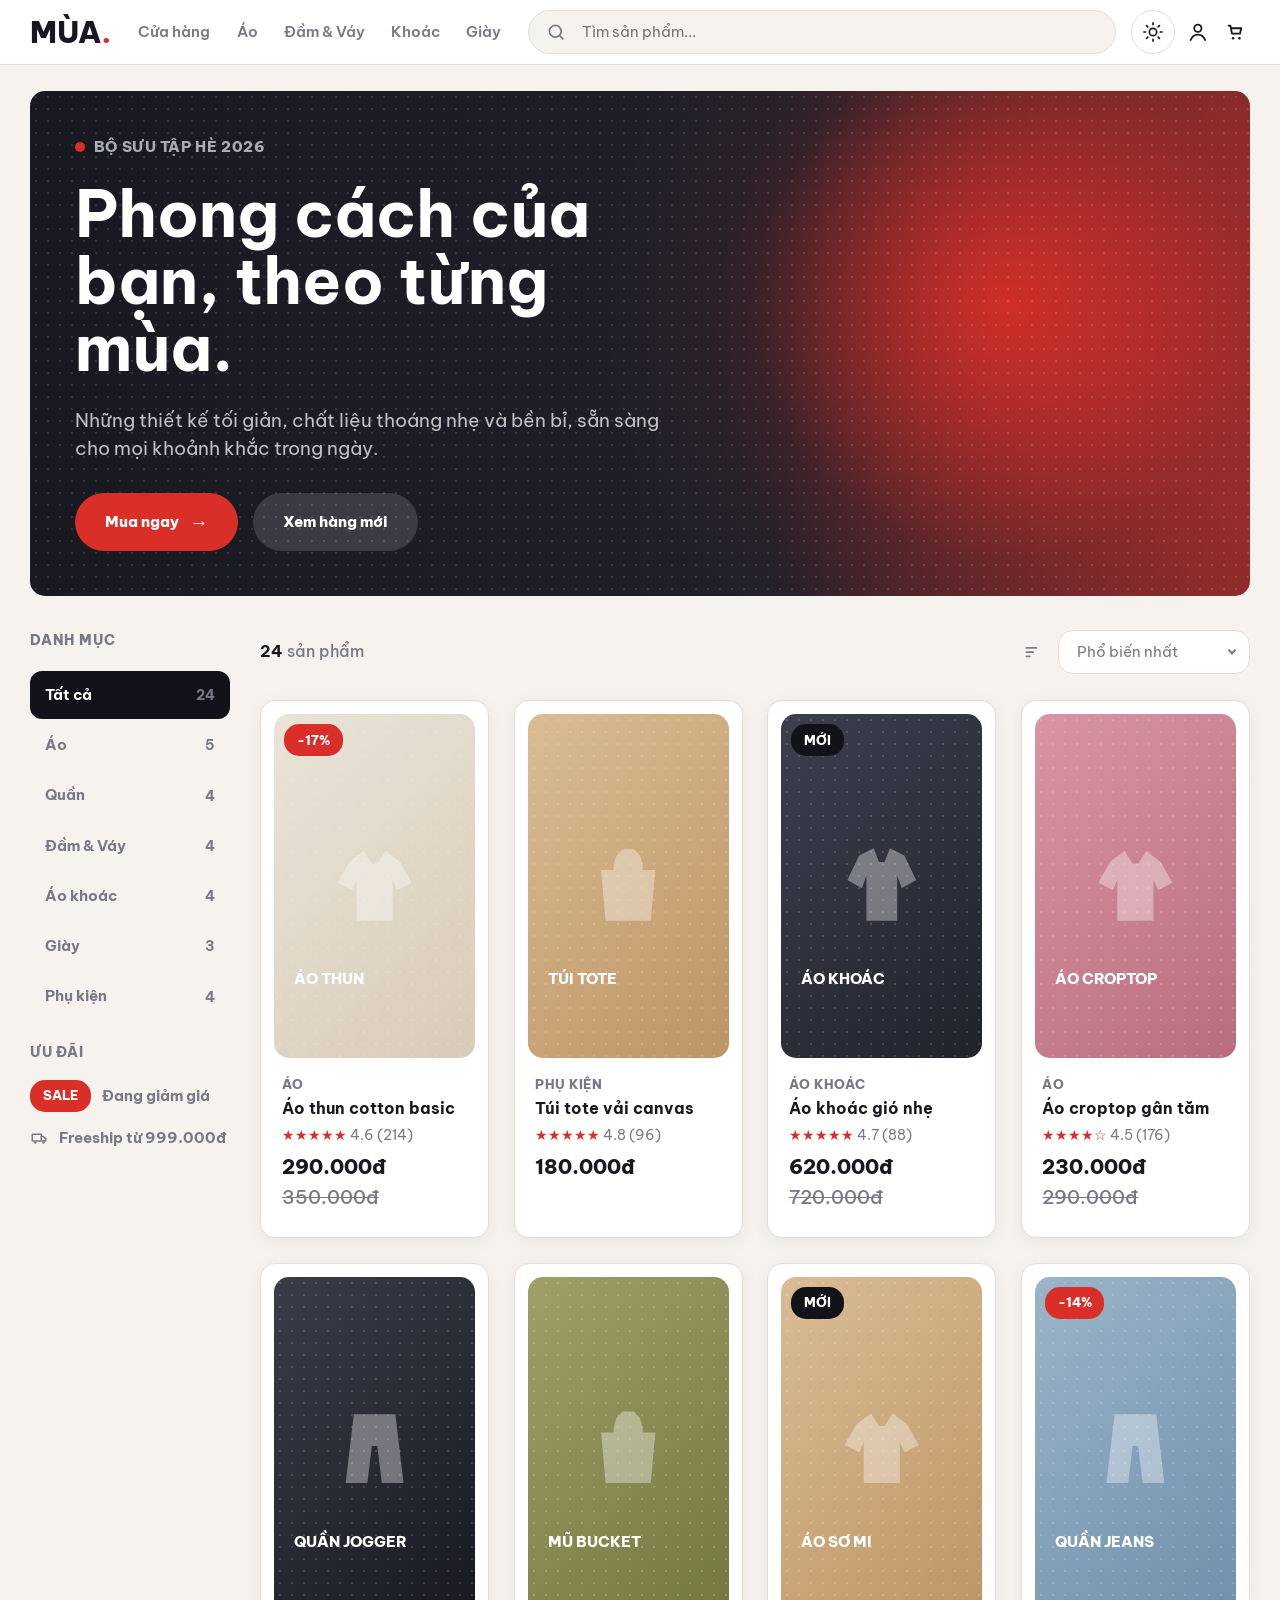
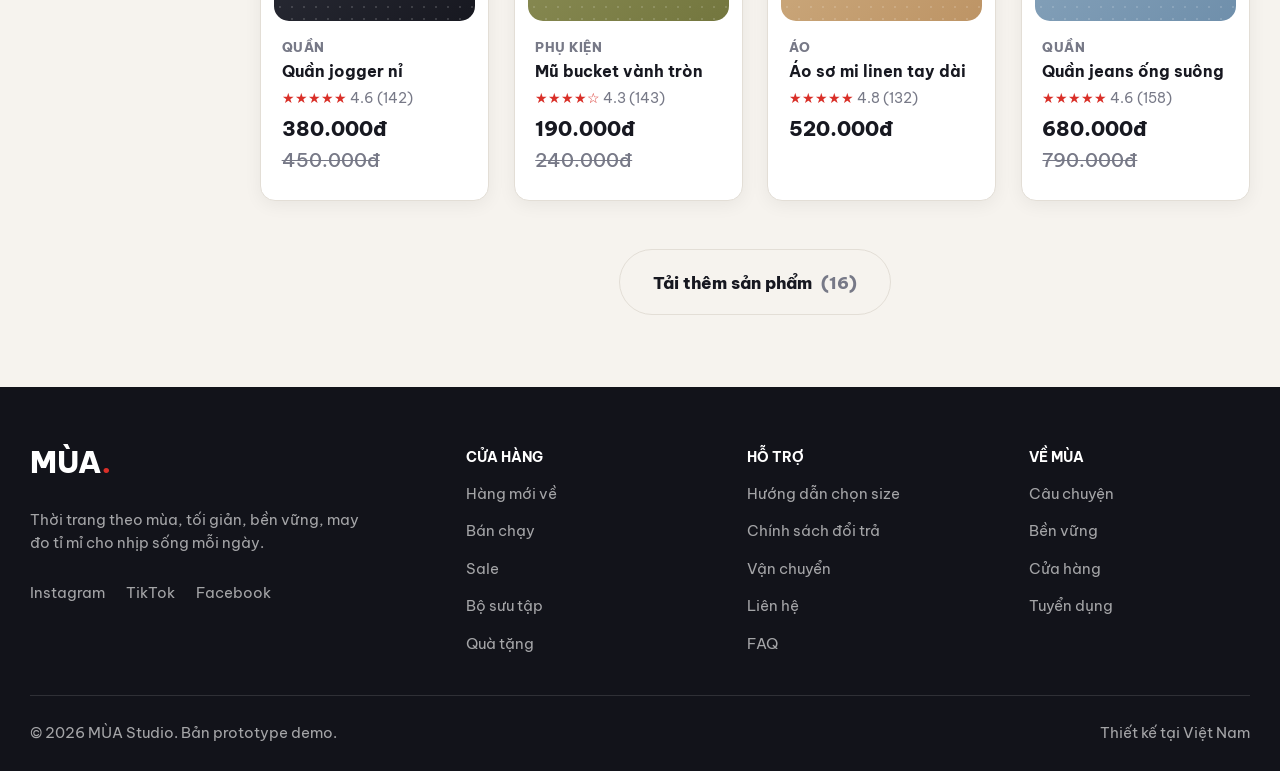
<file: v1-html/index.html>
<!DOCTYPE html>
<html lang="vi">
  <head>
    <meta charset="UTF-8">
    <meta name="viewport" content="width=device-width, initial-scale=1.0">
    <title>MÙA | Cửa hàng thời trang</title>
    <link rel="stylesheet" href="./style.css">
    <script src="./theme.js" defer></script><script src="./navigation.js" defer></script>
  </head>
  <body>
    <header class="site-header">
      <div class="header-inner">
        <a class="site-logo" href="./index.html" aria-label="MÙA trang chủ">MÙA<span>.</span></a>

        <nav id="main-nav" class="main-nav" aria-label="Danh mục chính">
          <a href="./index.html">Cửa hàng</a>
          <a href="#products">Áo</a>
          <a href="#products">Đầm & Váy</a>
          <a href="#products">Khoác</a>
          <a href="#products">Giày</a>
        </nav>

        <form class="search-form" role="search" action="#" method="get">
          <label class="visually-hidden" for="site-search">Tìm kiếm sản phẩm</label>
          <svg viewBox="0 0 24 24" aria-hidden="true" focusable="false">
            <circle cx="11" cy="11" r="7" fill="none" stroke="currentColor" stroke-width="2" />
            <path d="m16 16 4 4" fill="none" stroke="currentColor" stroke-linecap="round" stroke-width="2" />
          </svg>
          <input
            id="site-search"
            name="q"
            type="search"
            placeholder="Tìm sản phẩm..."
            autocomplete="off"
          >
        </form>

        <div class="header-actions" aria-label="Tài khoản và giỏ hàng">
          <button class="nav-toggle" type="button" aria-label="Danh mục" aria-expanded="false" aria-controls="main-nav" hidden>
            <svg viewBox="0 0 24 24" width="24" height="24" fill="none" stroke="currentColor" stroke-width="2" stroke-linecap="round" aria-hidden="true"><path d="M4 6h16M4 12h16M4 18h16"/></svg>
          </button>
          <button class="theme-toggle" type="button" aria-label="Chế độ tối" aria-pressed="false" title="Chuyển sang chế độ tối">
            <svg class="theme-icon theme-icon--sun" viewBox="0 0 24 24" fill="none" stroke="currentColor" stroke-width="1.8" stroke-linecap="round" aria-hidden="true"><circle cx="12" cy="12" r="4"/><path d="M12 2v2m0 16v2M2 12h2m16 0h2M5 5l1.4 1.4m11.2 11.2L19 19M5 19l1.4-1.4M17.6 6.4 19 5"/></svg>
            <svg class="theme-icon theme-icon--moon" viewBox="0 0 24 24" fill="none" stroke="currentColor" stroke-width="1.8" stroke-linecap="round" stroke-linejoin="round" aria-hidden="true"><path d="M20.5 14.1A8.5 8.5 0 0 1 9.9 3.5 8.5 8.5 0 1 0 20.5 14.1Z"/></svg>
          </button>
          <a class="icon-link" href="#" aria-label="Tài khoản">
            <svg viewBox="0 0 24 24" aria-hidden="true" focusable="false">
              <circle cx="12" cy="8" r="4" fill="none" stroke="currentColor" stroke-width="2" />
              <path d="M4 21c1.6-4.2 4.2-6 8-6s6.4 1.8 8 6" fill="none" stroke="currentColor" stroke-linecap="round" stroke-width="2" />
            </svg>
          </a>
          <a class="icon-link" href="./cart.html" aria-label="Giỏ hàng">
            <svg viewBox="0 0 24 24" aria-hidden="true" focusable="false">
              <path d="M5 5h2l1.8 9h8.8l1.4-6H8" fill="none" stroke="currentColor" stroke-linecap="round" stroke-linejoin="round" stroke-width="2" />
              <circle cx="10" cy="19" r="1.4" fill="currentColor" />
              <circle cx="17" cy="19" r="1.4" fill="currentColor" />
            </svg>
          </a>
        </div>
      </div>
    </header>

    <main>
      <section class="hero" aria-labelledby="hero-heading">
        <div class="hero-content">
          <p class="hero-kicker"><span></span>Bộ sưu tập hè 2026</p>
          <h1 id="hero-heading">Phong cách của bạn, theo từng mùa.</h1>
          <p>
            Những thiết kế tối giản, chất liệu thoáng nhẹ và bền bỉ, sẵn sàng cho mọi
            khoảnh khắc trong ngày.
          </p>
          <div class="hero-actions">
            <a class="button button-primary" href="#products">Mua ngay</a>
            <a class="button button-muted" href="#products">Xem hàng mới</a>
          </div>
        </div>
      </section>

      <section class="shop-layout" id="products" aria-labelledby="product-heading">
        <aside class="shop-sidebar" aria-label="Bộ lọc sản phẩm">
          <h2>Danh mục</h2>
          <ul class="category-list">
            <li><a class="is-active" href="#products"><span>Tất cả</span><strong>24</strong></a></li>
            <li><a href="#products"><span>Áo</span><strong>5</strong></a></li>
            <li><a href="#products"><span>Quần</span><strong>4</strong></a></li>
            <li><a href="#products"><span>Đầm & Váy</span><strong>4</strong></a></li>
            <li><a href="#products"><span>Áo khoác</span><strong>4</strong></a></li>
            <li><a href="#products"><span>Giày</span><strong>3</strong></a></li>
            <li><a href="#products"><span>Phụ kiện</span><strong>4</strong></a></li>
          </ul>

          <h2>Ưu đãi</h2>
          <ul class="promo-list">
            <li><span class="sale-pill">Sale</span>Đang giảm giá</li>
            <li>
              <svg viewBox="0 0 24 24" aria-hidden="true" focusable="false">
                <path d="M3 7h12v9H3zM15 10h3l3 3v3h-6z" fill="none" stroke="currentColor" stroke-linejoin="round" stroke-width="2" />
                <circle cx="7" cy="18" r="1.6" fill="currentColor" />
                <circle cx="18" cy="18" r="1.6" fill="currentColor" />
              </svg>
              Freeship từ 999.000đ
            </li>
          </ul>
        </aside>

        <div class="product-area">
          <div class="product-toolbar">
            <h2 id="product-heading"><strong>24</strong> sản phẩm</h2>
            <div class="sort-control">
              <svg viewBox="0 0 24 24" aria-hidden="true" focusable="false">
                <path d="M4 7h12M4 12h8M4 17h4" fill="none" stroke="currentColor" stroke-linecap="round" stroke-width="2" />
              </svg>
              <select aria-label="Sắp xếp sản phẩm">
                <option>Phổ biến nhất</option>
                <option>Hàng mới về</option>
                <option>Giá thấp đến cao</option>
              </select>
            </div>
          </div>

          <section class="product-grid" aria-label="Danh sách sản phẩm">
            <article class="product-card product-card--cream">
              <div class="product-card__visual">
              <a class="product-card__media" href="./product.html" aria-label="Xem chi tiết Áo thun cotton basic">
                <span class="badge">-17%</span>
                <span class="product-icon product-icon--shirt"></span>
                <strong>Áo thun</strong>
              </a>
              <button class="product-card__button" type="button">Thêm vào giỏ</button>
              </div>
              <div class="product-card__body">
                <p class="product-card__category">Áo</p>
                <h3><a href="./product.html">Áo thun cotton basic</a></h3>
                <p class="rating" aria-label="Đánh giá 4.6 trên 5">★★★★★ <span>4.6 (214)</span></p>
                <p class="product-card__price">290.000đ <del>350.000đ</del></p>
              </div>
            </article>

            <article class="product-card product-card--gold">
              <div class="product-card__visual">
              <a class="product-card__media" href="./product.html" aria-label="Xem chi tiết Túi tote vải canvas">
                <span class="product-icon product-icon--bag"></span>
                <strong>Túi tote</strong>
              </a>
              <button class="product-card__button" type="button">Thêm vào giỏ</button>
              </div>
              <div class="product-card__body">
                <p class="product-card__category">Phụ kiện</p>
                <h3><a href="./product.html">Túi tote vải canvas</a></h3>
                <p class="rating" aria-label="Đánh giá 4.8 trên 5">★★★★★ <span>4.8 (96)</span></p>
                <p class="product-card__price">180.000đ</p>
              </div>
            </article>

            <article class="product-card product-card--charcoal">
              <div class="product-card__visual">
              <a class="product-card__media" href="./product.html" aria-label="Xem chi tiết Áo khoác gió nhẹ">
                <span class="badge badge-dark">Mới</span>
                <span class="product-icon product-icon--jacket"></span>
                <strong>Áo khoác</strong>
              </a>
              <button class="product-card__button" type="button">Thêm vào giỏ</button>
              </div>
              <div class="product-card__body">
                <p class="product-card__category">Áo khoác</p>
                <h3><a href="./product.html">Áo khoác gió nhẹ</a></h3>
                <p class="rating" aria-label="Đánh giá 4.7 trên 5">★★★★★ <span>4.7 (88)</span></p>
                <p class="product-card__price">620.000đ <del>720.000đ</del></p>
              </div>
            </article>

            <article class="product-card product-card--rose">
              <div class="product-card__visual">
              <a class="product-card__media" href="./product.html" aria-label="Xem chi tiết Áo croptop gân tăm">
                <span class="product-icon product-icon--shirt"></span>
                <strong>Áo croptop</strong>
              </a>
              <button class="product-card__button" type="button">Thêm vào giỏ</button>
              </div>
              <div class="product-card__body">
                <p class="product-card__category">Áo</p>
                <h3><a href="./product.html">Áo croptop gân tăm</a></h3>
                <p class="rating" aria-label="Đánh giá 4.5 trên 5">★★★★☆ <span>4.5 (176)</span></p>
                <p class="product-card__price">230.000đ <del>290.000đ</del></p>
              </div>
            </article>

            <article class="product-card product-card--ink">
              <div class="product-card__visual">
              <a class="product-card__media" href="./product.html" aria-label="Xem chi tiết Quần jogger nỉ">
                <span class="product-icon product-icon--pants"></span>
                <strong>Quần jogger</strong>
              </a>
              <button class="product-card__button" type="button">Thêm vào giỏ</button>
              </div>
              <div class="product-card__body">
                <p class="product-card__category">Quần</p>
                <h3><a href="./product.html">Quần jogger nỉ</a></h3>
                <p class="rating" aria-label="Đánh giá 4.6 trên 5">★★★★★ <span>4.6 (142)</span></p>
                <p class="product-card__price">380.000đ <del>450.000đ</del></p>
              </div>
            </article>

            <article class="product-card product-card--olive">
              <div class="product-card__visual">
              <a class="product-card__media" href="./product.html" aria-label="Xem chi tiết Mũ bucket vành tròn">
                <span class="product-icon product-icon--bag"></span>
                <strong>Mũ bucket</strong>
              </a>
              <button class="product-card__button" type="button">Thêm vào giỏ</button>
              </div>
              <div class="product-card__body">
                <p class="product-card__category">Phụ kiện</p>
                <h3><a href="./product.html">Mũ bucket vành tròn</a></h3>
                <p class="rating" aria-label="Đánh giá 4.3 trên 5">★★★★☆ <span>4.3 (143)</span></p>
                <p class="product-card__price">190.000đ <del>240.000đ</del></p>
              </div>
            </article>

            <article class="product-card product-card--gold">
              <div class="product-card__visual">
              <a class="product-card__media" href="./product.html" aria-label="Xem chi tiết Áo sơ mi linen tay dài">
                <span class="badge badge-dark">Mới</span>
                <span class="product-icon product-icon--shirt"></span>
                <strong>Áo sơ mi</strong>
              </a>
              <button class="product-card__button" type="button">Thêm vào giỏ</button>
              </div>
              <div class="product-card__body">
                <p class="product-card__category">Áo</p>
                <h3><a href="./product.html">Áo sơ mi linen tay dài</a></h3>
                <p class="rating" aria-label="Đánh giá 4.8 trên 5">★★★★★ <span>4.8 (132)</span></p>
                <p class="product-card__price">520.000đ</p>
              </div>
            </article>

            <article class="product-card product-card--sky">
              <div class="product-card__visual">
              <a class="product-card__media" href="./product.html" aria-label="Xem chi tiết Quần jeans ống suông">
                <span class="badge">-14%</span>
                <span class="product-icon product-icon--pants"></span>
                <strong>Quần jeans</strong>
              </a>
              <button class="product-card__button" type="button">Thêm vào giỏ</button>
              </div>
              <div class="product-card__body">
                <p class="product-card__category">Quần</p>
                <h3><a href="./product.html">Quần jeans ống suông</a></h3>
                <p class="rating" aria-label="Đánh giá 4.6 trên 5">★★★★★ <span>4.6 (158)</span></p>
                <p class="product-card__price">680.000đ <del>790.000đ</del></p>
              </div>
            </article>
          </section>

          <button class="load-more" type="button">Tải thêm sản phẩm <span>(16)</span></button>
        </div>
      </section>
    </main>

    <footer class="site-footer">
      <div class="footer-grid">
        <div>
          <a class="site-logo site-logo--footer" href="./index.html">MÙA<span>.</span></a>
          <p>Thời trang theo mùa, tối giản, bền vững, may đo tỉ mỉ cho nhịp sống mỗi ngày.</p>
          <div class="social-links">
            <a href="#">Instagram</a>
            <a href="#">TikTok</a>
            <a href="#">Facebook</a>
          </div>
        </div>

        <nav aria-label="Cửa hàng">
          <h2>Cửa hàng</h2>
          <a href="#">Hàng mới về</a>
          <a href="#">Bán chạy</a>
          <a href="#">Sale</a>
          <a href="#">Bộ sưu tập</a>
          <a href="#">Quà tặng</a>
        </nav>

        <nav aria-label="Hỗ trợ">
          <h2>Hỗ trợ</h2>
          <a href="#">Hướng dẫn chọn size</a>
          <a href="#">Chính sách đổi trả</a>
          <a href="#">Vận chuyển</a>
          <a href="#">Liên hệ</a>
          <a href="#">FAQ</a>
        </nav>

        <nav aria-label="Về MÙA">
          <h2>Về MÙA</h2>
          <a href="#">Câu chuyện</a>
          <a href="#">Bền vững</a>
          <a href="#">Cửa hàng</a>
          <a href="#">Tuyển dụng</a>
        </nav>
      </div>

      <div class="footer-bottom">
        <p>© 2026 MÙA Studio. Bản prototype demo.</p>
        <p>Thiết kế tại Việt Nam</p>
      </div>
    </footer>
  </body>
</html>
</file>
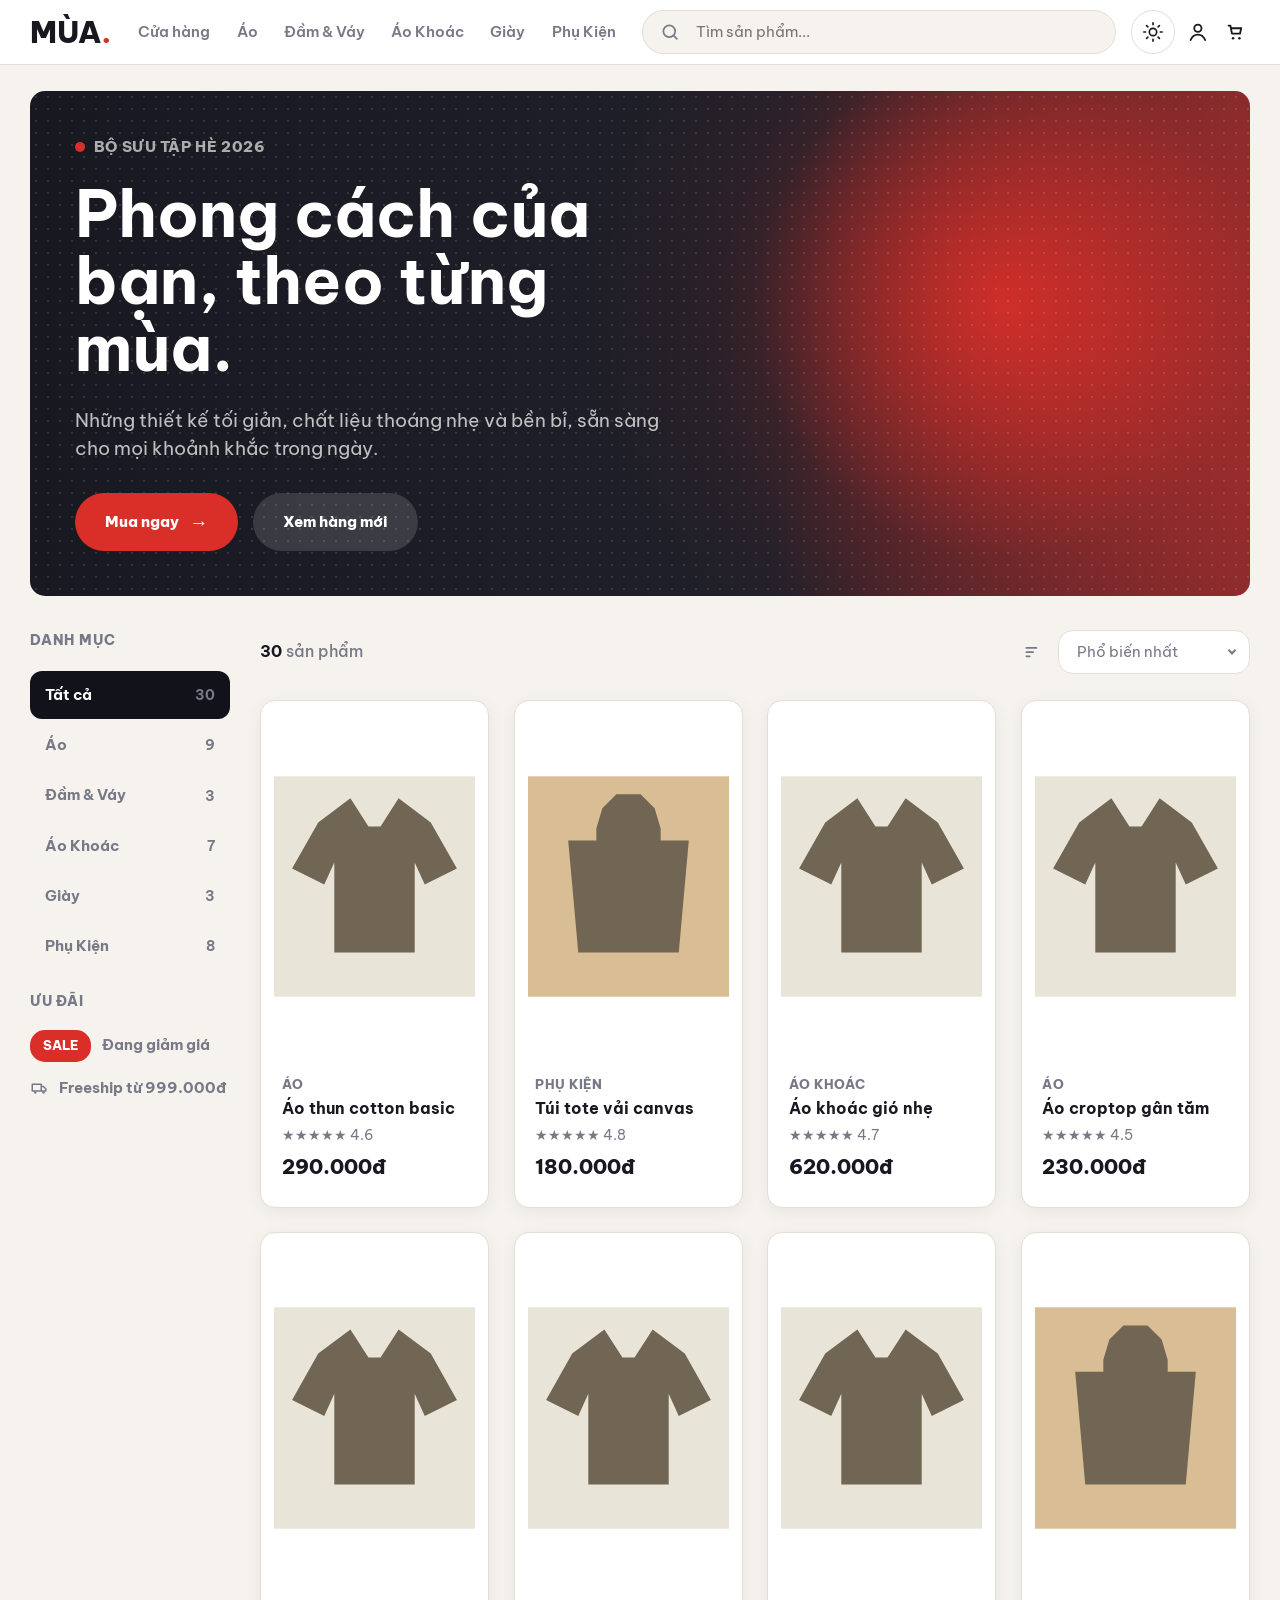
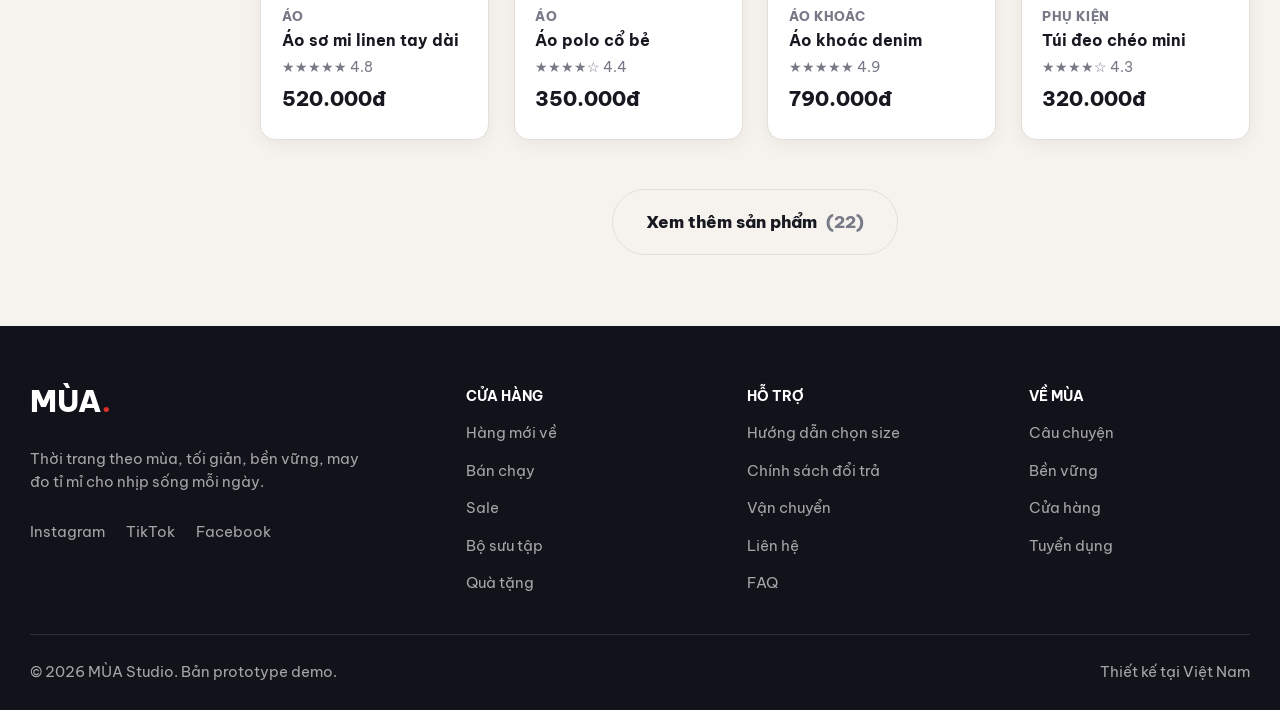
<file: v2-js/index.html>
<!DOCTYPE html>
<html lang="vi">
  <head>
    <meta charset="UTF-8">
    <meta name="viewport" content="width=device-width, initial-scale=1.0">
    <title>MÙA | Cửa hàng thời trang</title>
    <link rel="stylesheet" href="./style.css">
    <script src="./theme.js" defer></script><script src="./navigation.js" defer></script>
    <script type="module" src="./main.js"></script>
  </head>
  <body>
    <header class="site-header">
      <div class="header-inner">
        <a class="site-logo" href="./index.html" aria-label="MÙA trang chủ">MÙA<span>.</span></a>

        <nav id="main-nav" class="main-nav" aria-label="Danh mục chính">
          <a href="./index.html">Cửa hàng</a>
          <a href="#products">Áo</a>
          <a href="#products">Đầm &amp; Váy</a>
          <a href="#products">Áo Khoác</a>
          <a href="#products">Giày</a>
          <a href="#products">Phụ Kiện</a>
        </nav>

        <form class="search-form" role="search" action="#" method="get">
          <label class="visually-hidden" for="site-search">Tìm kiếm sản phẩm</label>
          <svg viewBox="0 0 24 24" aria-hidden="true" focusable="false">
            <circle cx="11" cy="11" r="7" fill="none" stroke="currentColor" stroke-width="2" />
            <path d="m16 16 4 4" fill="none" stroke="currentColor" stroke-linecap="round" stroke-width="2" />
          </svg>
          <input
            id="site-search"
            name="q"
            type="search"
            placeholder="Tìm sản phẩm..."
            autocomplete="off"
          >
        </form>

        <div class="header-actions" aria-label="Tài khoản và giỏ hàng">
          <button class="nav-toggle" type="button" aria-label="Danh mục" aria-expanded="false" aria-controls="main-nav" hidden>
            <svg viewBox="0 0 24 24" width="24" height="24" fill="none" stroke="currentColor" stroke-width="2" stroke-linecap="round" aria-hidden="true"><path d="M4 6h16M4 12h16M4 18h16"/></svg>
          </button>
          <button class="theme-toggle" type="button" aria-label="Chế độ tối" aria-pressed="false" title="Chuyển sang chế độ tối">
            <svg class="theme-icon theme-icon--sun" viewBox="0 0 24 24" fill="none" stroke="currentColor" stroke-width="1.8" stroke-linecap="round" aria-hidden="true"><circle cx="12" cy="12" r="4"/><path d="M12 2v2m0 16v2M2 12h2m16 0h2M5 5l1.4 1.4m11.2 11.2L19 19M5 19l1.4-1.4M17.6 6.4 19 5"/></svg>
            <svg class="theme-icon theme-icon--moon" viewBox="0 0 24 24" fill="none" stroke="currentColor" stroke-width="1.8" stroke-linecap="round" stroke-linejoin="round" aria-hidden="true"><path d="M20.5 14.1A8.5 8.5 0 0 1 9.9 3.5 8.5 8.5 0 1 0 20.5 14.1Z"/></svg>
          </button>
          <a class="icon-link" href="#" aria-label="Tài khoản">
            <svg viewBox="0 0 24 24" aria-hidden="true" focusable="false">
              <circle cx="12" cy="8" r="4" fill="none" stroke="currentColor" stroke-width="2" />
              <path d="M4 21c1.6-4.2 4.2-6 8-6s6.4 1.8 8 6" fill="none" stroke="currentColor" stroke-linecap="round" stroke-width="2" />
            </svg>
          </a>
          <a class="icon-link" href="./cart.html" aria-label="Giỏ hàng">
            <svg viewBox="0 0 24 24" aria-hidden="true" focusable="false">
              <path d="M5 5h2l1.8 9h8.8l1.4-6H8" fill="none" stroke="currentColor" stroke-linecap="round" stroke-linejoin="round" stroke-width="2" />
              <circle cx="10" cy="19" r="1.4" fill="currentColor" />
              <circle cx="17" cy="19" r="1.4" fill="currentColor" />
            </svg>
          </a>
        </div>
      </div>
    </header>

    <main>
      <section class="hero" aria-labelledby="hero-heading">
        <div class="hero-content">
          <p class="hero-kicker"><span></span>Bộ sưu tập hè 2026</p>
          <h1 id="hero-heading">Phong cách của bạn, theo từng mùa.</h1>
          <p>
            Những thiết kế tối giản, chất liệu thoáng nhẹ và bền bỉ, sẵn sàng cho mọi
            khoảnh khắc trong ngày.
          </p>
          <div class="hero-actions">
            <a class="button button-primary" href="#products">Mua ngay</a>
            <a class="button button-muted" href="#products">Xem hàng mới</a>
          </div>
        </div>
      </section>

      <section class="shop-layout" id="products" aria-labelledby="product-heading">
        <aside class="shop-sidebar" aria-label="Bộ lọc sản phẩm">
          <h2>Danh mục</h2>
          <ul class="category-list"></ul>

          <h2>Ưu đãi</h2>
          <ul class="promo-list">
            <li><span class="sale-pill">Sale</span>Đang giảm giá</li>
            <li>
              <svg viewBox="0 0 24 24" aria-hidden="true" focusable="false">
                <path d="M3 7h12v9H3zM15 10h3l3 3v3h-6z" fill="none" stroke="currentColor" stroke-linejoin="round" stroke-width="2" />
                <circle cx="7" cy="18" r="1.6" fill="currentColor" />
                <circle cx="18" cy="18" r="1.6" fill="currentColor" />
              </svg>
              Freeship từ 999.000đ
            </li>
          </ul>
        </aside>

        <div class="product-area">
          <div class="product-toolbar">
            <h2 id="product-heading" aria-live="polite" aria-atomic="true"><strong>0</strong> sản phẩm</h2>
            <div class="sort-control">
              <svg viewBox="0 0 24 24" aria-hidden="true" focusable="false">
                <path d="M4 7h12M4 12h8M4 17h4" fill="none" stroke="currentColor" stroke-linecap="round" stroke-width="2" />
              </svg>
              <select aria-label="Sắp xếp sản phẩm">
                <option>Phổ biến nhất</option>
                <option>Hàng mới về</option>
                <option>Giá thấp đến cao</option>
              </select>
            </div>
          </div>

          <section id="product-grid" class="product-grid" aria-label="Danh sách sản phẩm"></section>
          <p id="empty-results" hidden>Không tìm thấy sản phẩm phù hợp. Hãy thử từ khóa khác.</p>
          <button class="load-more" type="button" aria-controls="product-grid" hidden>Xem thêm sản phẩm</button>
        </div>
      </section>
    </main>

    <footer class="site-footer">
      <div class="footer-grid">
        <div>
          <a class="site-logo site-logo--footer" href="./index.html">MÙA<span>.</span></a>
          <p>Thời trang theo mùa, tối giản, bền vững, may đo tỉ mỉ cho nhịp sống mỗi ngày.</p>
          <div class="social-links">
            <a href="#">Instagram</a>
            <a href="#">TikTok</a>
            <a href="#">Facebook</a>
          </div>
        </div>

        <nav aria-label="Cửa hàng">
          <h2>Cửa hàng</h2>
          <a href="#">Hàng mới về</a>
          <a href="#">Bán chạy</a>
          <a href="#">Sale</a>
          <a href="#">Bộ sưu tập</a>
          <a href="#">Quà tặng</a>
        </nav>

        <nav aria-label="Hỗ trợ">
          <h2>Hỗ trợ</h2>
          <a href="#">Hướng dẫn chọn size</a>
          <a href="#">Chính sách đổi trả</a>
          <a href="#">Vận chuyển</a>
          <a href="#">Liên hệ</a>
          <a href="#">FAQ</a>
        </nav>

        <nav aria-label="Về MÙA">
          <h2>Về MÙA</h2>
          <a href="#">Câu chuyện</a>
          <a href="#">Bền vững</a>
          <a href="#">Cửa hàng</a>
          <a href="#">Tuyển dụng</a>
        </nav>
      </div>

      <div class="footer-bottom">
        <p>© 2026 MÙA Studio. Bản prototype demo.</p>
        <p>Thiết kế tại Việt Nam</p>
      </div>
    </footer>
  </body>
</html>
</file>
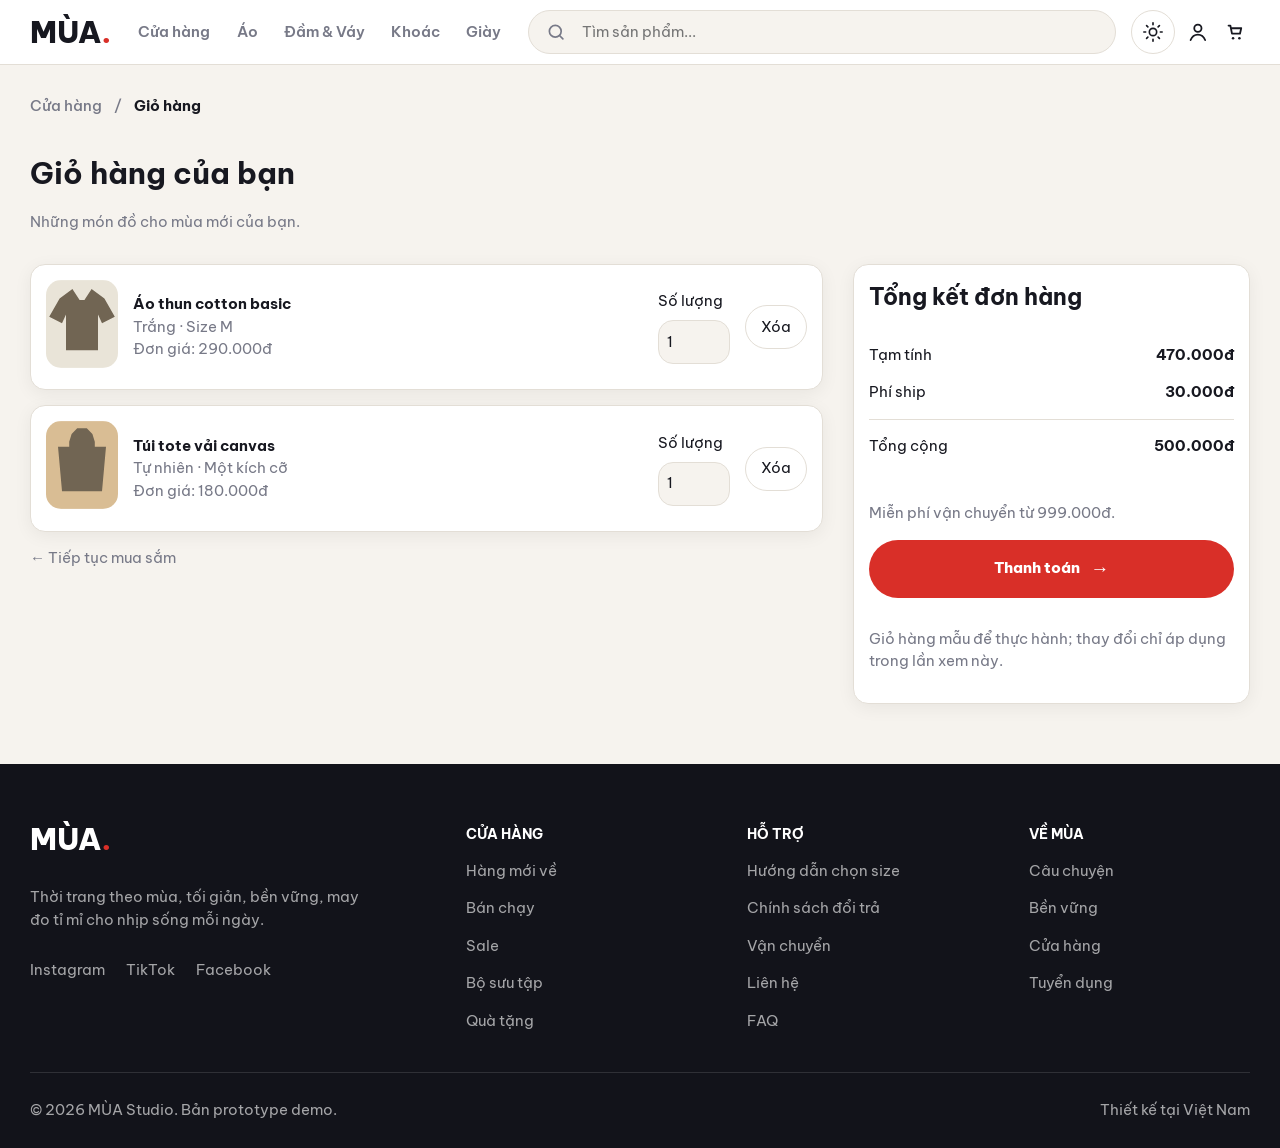
<file: v1-html/cart.html>
<!DOCTYPE html>
<html lang="vi">
<head><meta charset="UTF-8"><meta name="viewport" content="width=device-width, initial-scale=1.0">
<title>MÙA | Giỏ hàng</title><link rel="stylesheet" href="./style.css">
<script src="./theme.js" defer></script><script src="./navigation.js" defer></script><script src="./cart.js" defer></script></head>
<body>    <header class="site-header">
      <div class="header-inner">
        <a class="site-logo" href="./index.html" aria-label="MÙA trang chủ">MÙA<span>.</span></a>

        <nav id="main-nav" class="main-nav" aria-label="Danh mục chính">
          <a href="./index.html">Cửa hàng</a>
          <a href="./index.html#products">Áo</a>
          <a href="./index.html#products">Đầm & Váy</a>
          <a href="./index.html#products">Khoác</a>
          <a href="./index.html#products">Giày</a>
        </nav>

        <form class="search-form" role="search" action="#" method="get">
          <label class="visually-hidden" for="site-search">Tìm kiếm sản phẩm</label>
          <svg viewBox="0 0 24 24" aria-hidden="true" focusable="false">
            <circle cx="11" cy="11" r="7" fill="none" stroke="currentColor" stroke-width="2" />
            <path d="m16 16 4 4" fill="none" stroke="currentColor" stroke-linecap="round" stroke-width="2" />
          </svg>
          <input
            id="site-search"
            name="q"
            type="search"
            placeholder="Tìm sản phẩm..."
            autocomplete="off"
          >
        </form>

        <div class="header-actions" aria-label="Tài khoản và giỏ hàng">
          <button class="nav-toggle" type="button" aria-label="Danh mục" aria-expanded="false" aria-controls="main-nav" hidden>
            <svg viewBox="0 0 24 24" width="24" height="24" fill="none" stroke="currentColor" stroke-width="2" stroke-linecap="round" aria-hidden="true"><path d="M4 6h16M4 12h16M4 18h16"/></svg>
          </button>
          <button class="theme-toggle" type="button" aria-label="Chế độ tối" aria-pressed="false" title="Chuyển sang chế độ tối">
            <svg class="theme-icon theme-icon--sun" viewBox="0 0 24 24" fill="none" stroke="currentColor" stroke-width="1.8" stroke-linecap="round" aria-hidden="true"><circle cx="12" cy="12" r="4"/><path d="M12 2v2m0 16v2M2 12h2m16 0h2M5 5l1.4 1.4m11.2 11.2L19 19M5 19l1.4-1.4M17.6 6.4 19 5"/></svg>
            <svg class="theme-icon theme-icon--moon" viewBox="0 0 24 24" fill="none" stroke="currentColor" stroke-width="1.8" stroke-linecap="round" stroke-linejoin="round" aria-hidden="true"><path d="M20.5 14.1A8.5 8.5 0 0 1 9.9 3.5 8.5 8.5 0 1 0 20.5 14.1Z"/></svg>
          </button>
          <a class="icon-link" href="#" aria-label="Tài khoản">
            <svg viewBox="0 0 24 24" aria-hidden="true" focusable="false">
              <circle cx="12" cy="8" r="4" fill="none" stroke="currentColor" stroke-width="2" />
              <path d="M4 21c1.6-4.2 4.2-6 8-6s6.4 1.8 8 6" fill="none" stroke="currentColor" stroke-linecap="round" stroke-width="2" />
            </svg>
          </a>
          <a class="icon-link" href="./cart.html" aria-label="Giỏ hàng">
            <svg viewBox="0 0 24 24" aria-hidden="true" focusable="false">
              <path d="M5 5h2l1.8 9h8.8l1.4-6H8" fill="none" stroke="currentColor" stroke-linecap="round" stroke-linejoin="round" stroke-width="2" />
              <circle cx="10" cy="19" r="1.4" fill="currentColor" />
              <circle cx="17" cy="19" r="1.4" fill="currentColor" />
            </svg>
          </a>
        </div>
      </div>
    </header>


<main class="cart-page">
<nav class="breadcrumbs" aria-label="Đường dẫn"><a href="./index.html">Cửa hàng</a><span>/</span><strong aria-current="page">Giỏ hàng</strong></nav>
<h1>Giỏ hàng của bạn</h1><p class="cart-intro">Những món đồ cho mùa mới của bạn.</p>
<p id="cart-unavailable" role="status">Giỏ hàng chưa sẵn sàng. Nếu thông báo này vẫn hiển thị, hãy tải lại trang và kiểm tra JavaScript đã được bật.</p>
<div class="cart-layout"><section aria-label="Sản phẩm trong giỏ"><ul class="cart-items"><li class="cart-item" data-price="290000">
 <a href="./product.html"><img src="./assets/shirt.svg" alt="Áo thun cotton basic" width="72" height="88"></a>
 <div><h2><a href="./product.html">Áo thun cotton basic</a></h2><p>Trắng · Size M</p><p>Đơn giá: <span class="unit-price">—</span></p></div>
 <label for="qty-shirt">Số lượng<input id="qty-shirt" type="number" min="1" max="99" step="1" value="1" required disabled></label>
 <button class="remove-item" type="button" disabled aria-label="Xóa Áo thun cotton basic">Xóa</button>
 </li><li class="cart-item" data-price="180000">
 <a href="./product.html"><img src="./assets/bag.svg" alt="Túi tote vải canvas" width="72" height="88"></a>
 <div><h2><a href="./product.html">Túi tote vải canvas</a></h2><p>Tự nhiên · Một kích cỡ</p><p>Đơn giá: <span class="unit-price">—</span></p></div>
 <label for="qty-bag">Số lượng<input id="qty-bag" type="number" min="1" max="99" step="1" value="1" required disabled></label>
 <button class="remove-item" type="button" disabled aria-label="Xóa Túi tote vải canvas">Xóa</button>
 </li></ul>
<p id="empty-cart" hidden>Giỏ hàng trống. <a href="./index.html#products">Khám phá sản phẩm</a></p>
<p class="cart-note"><a href="./index.html#products">← Tiếp tục mua sắm</a></p></section>
<aside class="cart-summary" aria-labelledby="summary-title"><h2 id="summary-title">Tổng kết đơn hàng</h2>
<dl aria-live="polite" aria-atomic="true"><div><dt>Tạm tính</dt><dd id="subtotal">—</dd></div><div><dt>Phí ship</dt><dd id="shipping">—</dd></div><div class="cart-total"><dt>Tổng cộng</dt><dd id="total">—</dd></div></dl>
<p class="cart-note">Miễn phí vận chuyển từ 999.000đ.</p>
<button class="button button-primary" id="checkout" type="button" disabled>Thanh toán</button>
<p class="cart-note">Giỏ hàng mẫu để thực hành; thay đổi chỉ áp dụng trong lần xem này.</p>
<p id="checkout-message" role="status"></p></aside></div></main>    <footer class="site-footer">
      <div class="footer-grid">
        <div>
          <a class="site-logo site-logo--footer" href="./index.html">MÙA<span>.</span></a>
          <p>Thời trang theo mùa, tối giản, bền vững, may đo tỉ mỉ cho nhịp sống mỗi ngày.</p>
          <div class="social-links">
            <a href="#">Instagram</a>
            <a href="#">TikTok</a>
            <a href="#">Facebook</a>
          </div>
        </div>

        <nav aria-label="Cửa hàng">
          <h2>Cửa hàng</h2>
          <a href="#">Hàng mới về</a>
          <a href="#">Bán chạy</a>
          <a href="#">Sale</a>
          <a href="#">Bộ sưu tập</a>
          <a href="#">Quà tặng</a>
        </nav>

        <nav aria-label="Hỗ trợ">
          <h2>Hỗ trợ</h2>
          <a href="#">Hướng dẫn chọn size</a>
          <a href="#">Chính sách đổi trả</a>
          <a href="#">Vận chuyển</a>
          <a href="#">Liên hệ</a>
          <a href="#">FAQ</a>
        </nav>

        <nav aria-label="Về MÙA">
          <h2>Về MÙA</h2>
          <a href="#">Câu chuyện</a>
          <a href="#">Bền vững</a>
          <a href="#">Cửa hàng</a>
          <a href="#">Tuyển dụng</a>
        </nav>
      </div>

      <div class="footer-bottom">
        <p>© 2026 MÙA Studio. Bản prototype demo.</p>
        <p>Thiết kế tại Việt Nam</p>
      </div>
    </footer>
</body></html>
</file>
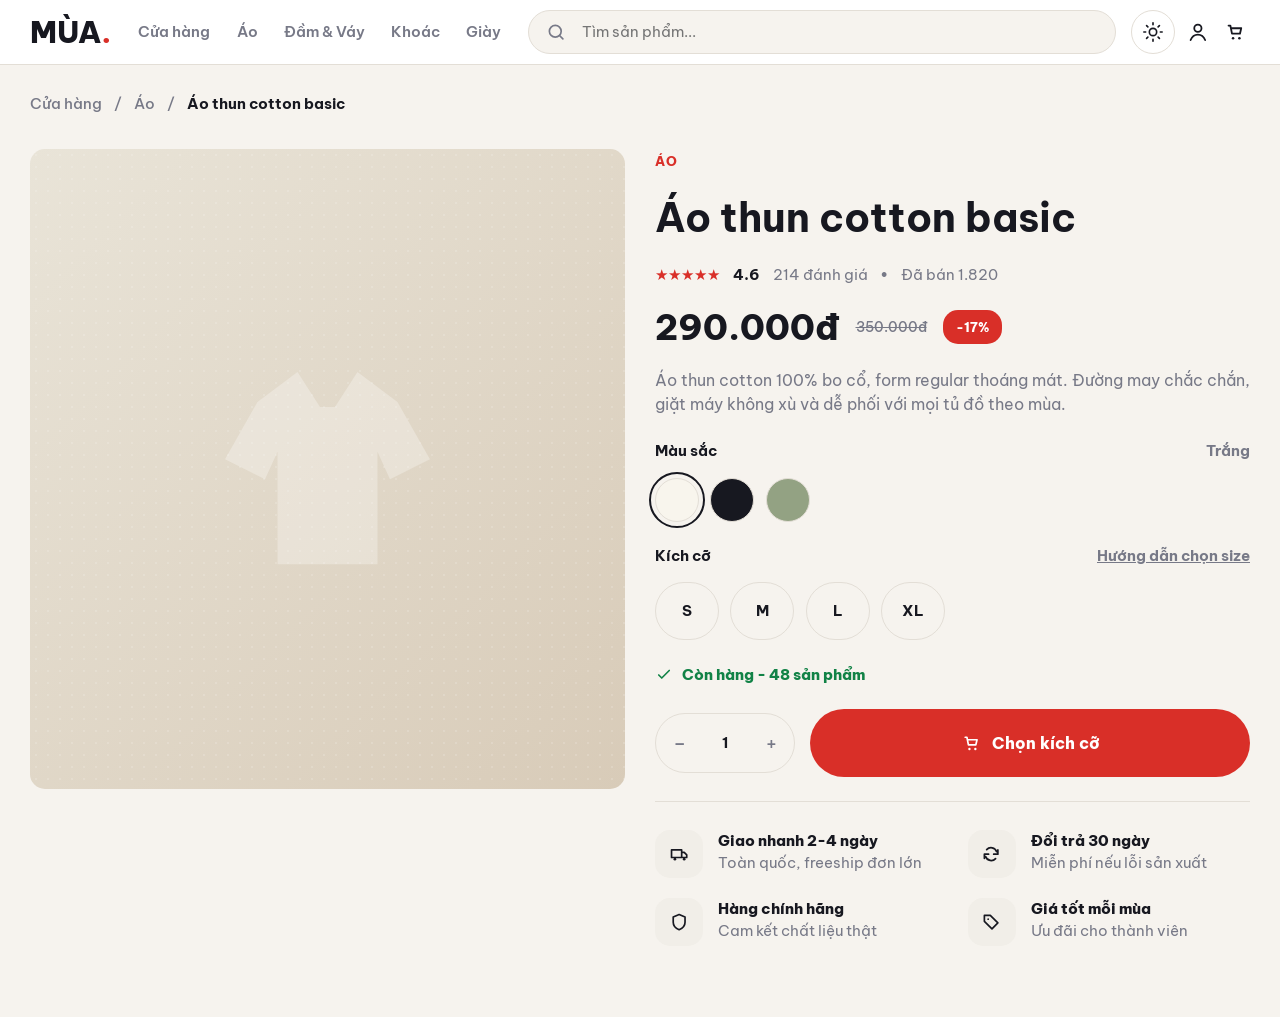
<file: v1-html/product.html>
<!DOCTYPE html>
<html lang="vi">
  <head>
    <meta charset="UTF-8">
    <meta name="viewport" content="width=device-width, initial-scale=1.0">
    <title>MÙA | Áo thun cotton basic</title>
    <link rel="stylesheet" href="./style.css">
    <script src="./theme.js" defer></script><script src="./navigation.js" defer></script>
  </head>
  <body>
    <header class="site-header">
      <div class="header-inner">
        <a class="site-logo" href="./index.html" aria-label="MÙA trang chủ">MÙA<span>.</span></a>

        <nav id="main-nav" class="main-nav" aria-label="Danh mục chính">
          <a href="./index.html">Cửa hàng</a>
          <a href="./index.html#products">Áo</a>
          <a href="./index.html#products">Đầm & Váy</a>
          <a href="./index.html#products">Khoác</a>
          <a href="./index.html#products">Giày</a>
        </nav>

        <form class="search-form" role="search" action="#" method="get">
          <label class="visually-hidden" for="product-search">Tìm kiếm sản phẩm</label>
          <svg viewBox="0 0 24 24" aria-hidden="true" focusable="false">
            <circle cx="11" cy="11" r="7" fill="none" stroke="currentColor" stroke-width="2" />
            <path d="m16 16 4 4" fill="none" stroke="currentColor" stroke-linecap="round" stroke-width="2" />
          </svg>
          <input
            id="product-search"
            name="q"
            type="search"
            placeholder="Tìm sản phẩm..."
            autocomplete="off"
          >
        </form>

        <div class="header-actions" aria-label="Tài khoản và giỏ hàng">
          <button class="nav-toggle" type="button" aria-label="Danh mục" aria-expanded="false" aria-controls="main-nav" hidden>
            <svg viewBox="0 0 24 24" width="24" height="24" fill="none" stroke="currentColor" stroke-width="2" stroke-linecap="round" aria-hidden="true"><path d="M4 6h16M4 12h16M4 18h16"/></svg>
          </button>
          <button class="theme-toggle" type="button" aria-label="Chế độ tối" aria-pressed="false" title="Chuyển sang chế độ tối">
            <svg class="theme-icon theme-icon--sun" viewBox="0 0 24 24" fill="none" stroke="currentColor" stroke-width="1.8" stroke-linecap="round" aria-hidden="true"><circle cx="12" cy="12" r="4"/><path d="M12 2v2m0 16v2M2 12h2m16 0h2M5 5l1.4 1.4m11.2 11.2L19 19M5 19l1.4-1.4M17.6 6.4 19 5"/></svg>
            <svg class="theme-icon theme-icon--moon" viewBox="0 0 24 24" fill="none" stroke="currentColor" stroke-width="1.8" stroke-linecap="round" stroke-linejoin="round" aria-hidden="true"><path d="M20.5 14.1A8.5 8.5 0 0 1 9.9 3.5 8.5 8.5 0 1 0 20.5 14.1Z"/></svg>
          </button>
          <a class="icon-link" href="#" aria-label="Tài khoản">
            <svg viewBox="0 0 24 24" aria-hidden="true" focusable="false">
              <circle cx="12" cy="8" r="4" fill="none" stroke="currentColor" stroke-width="2" />
              <path d="M4 21c1.6-4.2 4.2-6 8-6s6.4 1.8 8 6" fill="none" stroke="currentColor" stroke-linecap="round" stroke-width="2" />
            </svg>
          </a>
          <a class="icon-link" href="./cart.html" aria-label="Giỏ hàng">
            <svg viewBox="0 0 24 24" aria-hidden="true" focusable="false">
              <path d="M5 5h2l1.8 9h8.8l1.4-6H8" fill="none" stroke="currentColor" stroke-linecap="round" stroke-linejoin="round" stroke-width="2" />
              <circle cx="10" cy="19" r="1.4" fill="currentColor" />
              <circle cx="17" cy="19" r="1.4" fill="currentColor" />
            </svg>
          </a>
        </div>
      </div>
    </header>

    <main class="product-page">
      <nav class="breadcrumbs" aria-label="Đường dẫn">
        <a href="./index.html">Cửa hàng</a>
        <span>/</span>
        <a href="./index.html#products">Áo</a>
        <span>/</span>
        <strong>Áo thun cotton basic</strong>
      </nav>

      <section class="product-detail" aria-labelledby="product-detail-heading">
        <div class="product-detail__media product-card--cream" aria-hidden="true">
          <span class="product-icon product-icon--shirt"></span>
        </div>

        <div class="product-detail__content">
          <p class="product-detail__category">Áo</p>
          <h1 id="product-detail-heading">Áo thun cotton basic</h1>

          <div class="product-rating">
            <span aria-label="Đánh giá 4.6 trên 5">★★★★★</span>
            <strong>4.6</strong>
            <p>214 đánh giá</p>
            <p>Đã bán 1.820</p>
          </div>

          <div class="product-price-row">
            <p class="product-detail__price">290.000đ</p>
            <del>350.000đ</del>
            <span class="badge">-17%</span>
          </div>

          <p class="product-detail__description">
            Áo thun cotton 100% bo cổ, form regular thoáng mát. Đường may chắc chắn,
            giặt máy không xù và dễ phối với mọi tủ đồ theo mùa.
          </p>

          <div class="option-block">
            <div class="option-heading">
              <h2>Màu sắc</h2>
              <span>Trắng</span>
            </div>
            <div class="swatches" aria-label="Chọn màu sắc">
              <button class="swatch swatch--white is-selected" type="button" aria-label="Trắng"></button>
              <button class="swatch swatch--black" type="button" aria-label="Đen"></button>
              <button class="swatch swatch--sage" type="button" aria-label="Xanh sage"></button>
            </div>
          </div>

          <div class="option-block">
            <div class="option-heading">
              <h2>Kích cỡ</h2>
              <a href="#">Hướng dẫn chọn size</a>
            </div>
            <div class="size-options" aria-label="Chọn kích cỡ">
              <button type="button">S</button>
              <button type="button">M</button>
              <button type="button">L</button>
              <button type="button">XL</button>
            </div>
          </div>

          <p class="stock-status">
            <svg viewBox="0 0 24 24" aria-hidden="true" focusable="false">
              <path d="m5 12 4 4L19 6" fill="none" stroke="currentColor" stroke-linecap="round" stroke-linejoin="round" stroke-width="2.2" />
            </svg>
            Còn hàng - 48 sản phẩm
          </p>

          <div class="purchase-row">
            <div class="quantity-control" aria-label="Số lượng">
              <button type="button" aria-label="Giảm số lượng">−</button>
              <strong>1</strong>
              <button type="button" aria-label="Tăng số lượng">+</button>
            </div>
            <button class="button add-cart-button" type="button">
              <svg viewBox="0 0 24 24" aria-hidden="true" focusable="false">
                <path d="M5 5h2l1.8 9h8.8l1.4-6H8" fill="none" stroke="currentColor" stroke-linecap="round" stroke-linejoin="round" stroke-width="2" />
                <circle cx="10" cy="19" r="1.4" fill="currentColor" />
                <circle cx="17" cy="19" r="1.4" fill="currentColor" />
              </svg>
              Chọn kích cỡ
            </button>
          </div>

          <div class="service-grid" aria-label="Dịch vụ mua hàng">
            <div class="service-item">
              <span>
                <svg viewBox="0 0 24 24" aria-hidden="true" focusable="false">
                  <path d="M3 7h12v9H3zM15 10h3l3 3v3h-6z" fill="none" stroke="currentColor" stroke-linejoin="round" stroke-width="2" />
                  <circle cx="7" cy="18" r="1.6" fill="currentColor" />
                  <circle cx="18" cy="18" r="1.6" fill="currentColor" />
                </svg>
              </span>
              <div>
                <strong>Giao nhanh 2-4 ngày</strong>
                <p>Toàn quốc, freeship đơn lớn</p>
              </div>
            </div>
            <div class="service-item">
              <span>
                <svg viewBox="0 0 24 24" aria-hidden="true" focusable="false">
                  <path d="M20 7v5h-5M4 17v-5h5M18.5 9A7 7 0 0 0 6.7 6.7M5.5 15A7 7 0 0 0 17.3 17.3" fill="none" stroke="currentColor" stroke-linecap="round" stroke-linejoin="round" stroke-width="2" />
                </svg>
              </span>
              <div>
                <strong>Đổi trả 30 ngày</strong>
                <p>Miễn phí nếu lỗi sản xuất</p>
              </div>
            </div>
            <div class="service-item">
              <span>
                <svg viewBox="0 0 24 24" aria-hidden="true" focusable="false">
                  <path d="M12 3 5 6v6c0 4.4 2.8 7.2 7 9 4.2-1.8 7-4.6 7-9V6z" fill="none" stroke="currentColor" stroke-linejoin="round" stroke-width="2" />
                </svg>
              </span>
              <div>
                <strong>Hàng chính hãng</strong>
                <p>Cam kết chất liệu thật</p>
              </div>
            </div>
            <div class="service-item">
              <span>
                <svg viewBox="0 0 24 24" aria-hidden="true" focusable="false">
                  <path d="m20 13-7 7L4 11V4h7z" fill="none" stroke="currentColor" stroke-linejoin="round" stroke-width="2" />
                  <circle cx="8.5" cy="8.5" r="1" fill="currentColor" />
                </svg>
              </span>
              <div>
                <strong>Giá tốt mỗi mùa</strong>
                <p>Ưu đãi cho thành viên</p>
              </div>
            </div>
          </div>
        </div>
      </section>
    </main>
  </body>
</html>
</file>
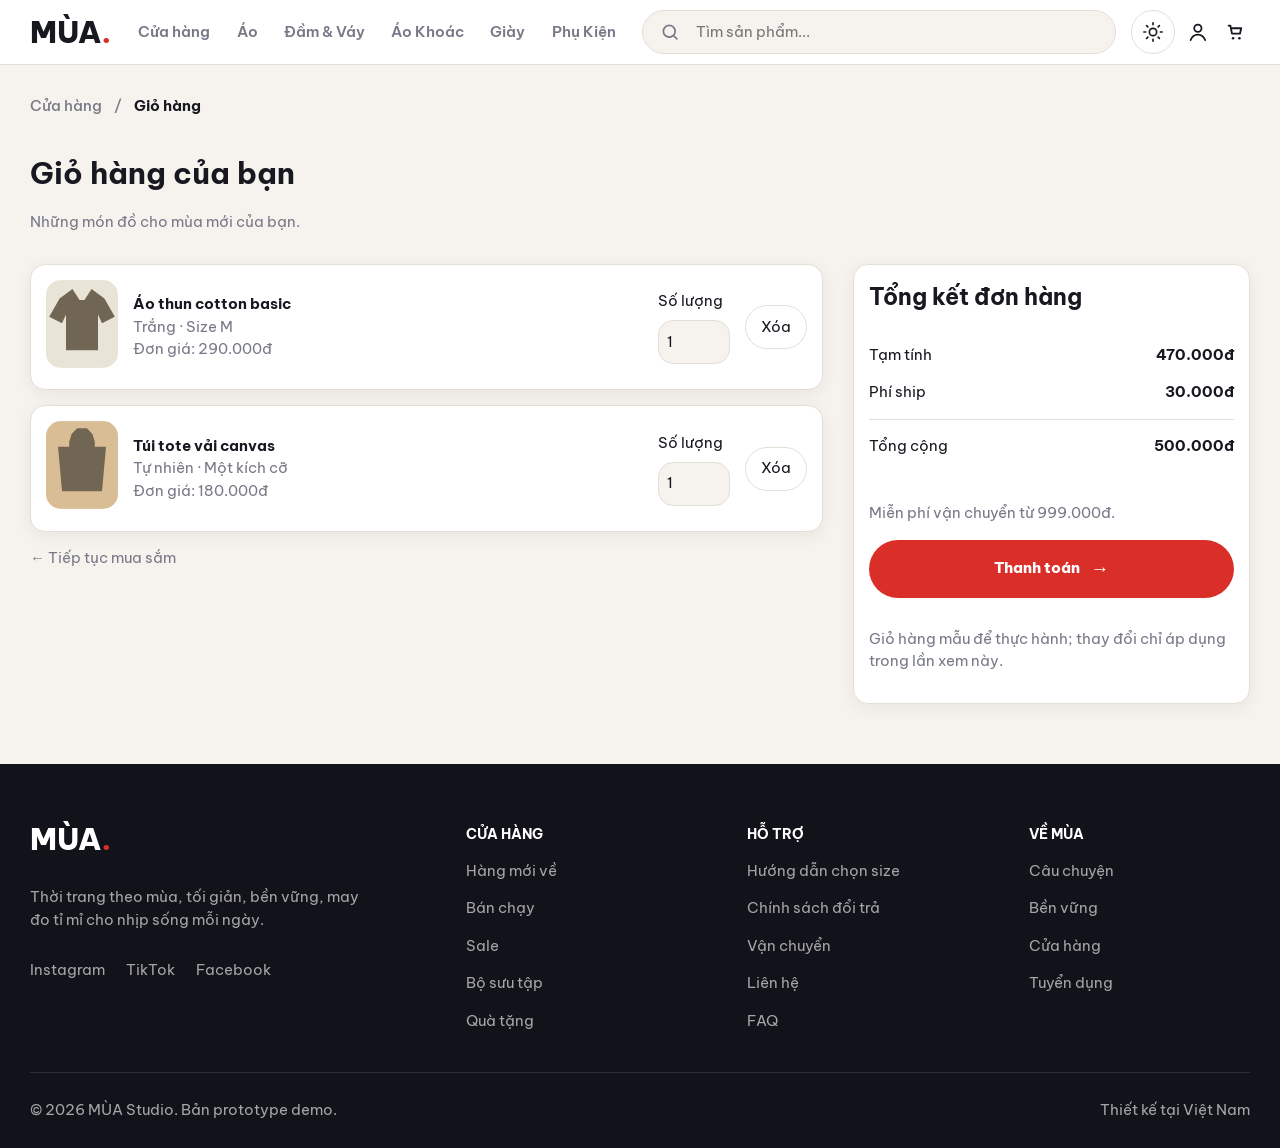
<file: v2-js/cart.html>
<!DOCTYPE html>
<html lang="vi">
<head><meta charset="UTF-8"><meta name="viewport" content="width=device-width, initial-scale=1.0">
<title>MÙA | Giỏ hàng</title><link rel="stylesheet" href="./style.css">
<script src="./theme.js" defer></script><script src="./navigation.js" defer></script><script src="./cart.js" defer></script></head>
<body>    <header class="site-header">
      <div class="header-inner">
        <a class="site-logo" href="./index.html" aria-label="MÙA trang chủ">MÙA<span>.</span></a>

        <nav id="main-nav" class="main-nav" aria-label="Danh mục chính">
          <a href="./index.html">Cửa hàng</a>
          <a href="./index.html#products">Áo</a>
          <a href="./index.html#products">Đầm &amp; Váy</a>
          <a href="./index.html#products">Áo Khoác</a>
          <a href="./index.html#products">Giày</a>
          <a href="./index.html#products">Phụ Kiện</a>
        </nav>

        <form class="search-form" role="search" action="#" method="get">
          <label class="visually-hidden" for="site-search">Tìm kiếm sản phẩm</label>
          <svg viewBox="0 0 24 24" aria-hidden="true" focusable="false">
            <circle cx="11" cy="11" r="7" fill="none" stroke="currentColor" stroke-width="2" />
            <path d="m16 16 4 4" fill="none" stroke="currentColor" stroke-linecap="round" stroke-width="2" />
          </svg>
          <input
            id="site-search"
            name="q"
            type="search"
            placeholder="Tìm sản phẩm..."
            autocomplete="off"
          >
        </form>

        <div class="header-actions" aria-label="Tài khoản và giỏ hàng">
          <button class="nav-toggle" type="button" aria-label="Danh mục" aria-expanded="false" aria-controls="main-nav" hidden>
            <svg viewBox="0 0 24 24" width="24" height="24" fill="none" stroke="currentColor" stroke-width="2" stroke-linecap="round" aria-hidden="true"><path d="M4 6h16M4 12h16M4 18h16"/></svg>
          </button>
          <button class="theme-toggle" type="button" aria-label="Chế độ tối" aria-pressed="false" title="Chuyển sang chế độ tối">
            <svg class="theme-icon theme-icon--sun" viewBox="0 0 24 24" fill="none" stroke="currentColor" stroke-width="1.8" stroke-linecap="round" aria-hidden="true"><circle cx="12" cy="12" r="4"/><path d="M12 2v2m0 16v2M2 12h2m16 0h2M5 5l1.4 1.4m11.2 11.2L19 19M5 19l1.4-1.4M17.6 6.4 19 5"/></svg>
            <svg class="theme-icon theme-icon--moon" viewBox="0 0 24 24" fill="none" stroke="currentColor" stroke-width="1.8" stroke-linecap="round" stroke-linejoin="round" aria-hidden="true"><path d="M20.5 14.1A8.5 8.5 0 0 1 9.9 3.5 8.5 8.5 0 1 0 20.5 14.1Z"/></svg>
          </button>
          <a class="icon-link" href="#" aria-label="Tài khoản">
            <svg viewBox="0 0 24 24" aria-hidden="true" focusable="false">
              <circle cx="12" cy="8" r="4" fill="none" stroke="currentColor" stroke-width="2" />
              <path d="M4 21c1.6-4.2 4.2-6 8-6s6.4 1.8 8 6" fill="none" stroke="currentColor" stroke-linecap="round" stroke-width="2" />
            </svg>
          </a>
          <a class="icon-link" href="./cart.html" aria-label="Giỏ hàng">
            <svg viewBox="0 0 24 24" aria-hidden="true" focusable="false">
              <path d="M5 5h2l1.8 9h8.8l1.4-6H8" fill="none" stroke="currentColor" stroke-linecap="round" stroke-linejoin="round" stroke-width="2" />
              <circle cx="10" cy="19" r="1.4" fill="currentColor" />
              <circle cx="17" cy="19" r="1.4" fill="currentColor" />
            </svg>
          </a>
        </div>
      </div>
    </header>


<main class="cart-page">
<nav class="breadcrumbs" aria-label="Đường dẫn"><a href="./index.html">Cửa hàng</a><span>/</span><strong aria-current="page">Giỏ hàng</strong></nav>
<h1>Giỏ hàng của bạn</h1><p class="cart-intro">Những món đồ cho mùa mới của bạn.</p>
<p id="cart-unavailable" role="status">Giỏ hàng chưa sẵn sàng. Nếu thông báo này vẫn hiển thị, hãy tải lại trang và kiểm tra JavaScript đã được bật.</p>
<div class="cart-layout"><section aria-label="Sản phẩm trong giỏ"><ul class="cart-items"><li class="cart-item" data-price="290000">
 <a href="./product.html"><img src="./assets/shirt.svg" alt="Áo thun cotton basic" width="72" height="88"></a>
 <div><h2><a href="./product.html">Áo thun cotton basic</a></h2><p>Trắng · Size M</p><p>Đơn giá: <span class="unit-price">—</span></p></div>
 <label for="qty-shirt">Số lượng<input id="qty-shirt" type="number" min="1" max="99" step="1" value="1" required disabled></label>
 <button class="remove-item" type="button" disabled aria-label="Xóa Áo thun cotton basic">Xóa</button>
 </li><li class="cart-item" data-price="180000">
 <a href="./product.html"><img src="./assets/bag.svg" alt="Túi tote vải canvas" width="72" height="88"></a>
 <div><h2><a href="./product.html">Túi tote vải canvas</a></h2><p>Tự nhiên · Một kích cỡ</p><p>Đơn giá: <span class="unit-price">—</span></p></div>
 <label for="qty-bag">Số lượng<input id="qty-bag" type="number" min="1" max="99" step="1" value="1" required disabled></label>
 <button class="remove-item" type="button" disabled aria-label="Xóa Túi tote vải canvas">Xóa</button>
 </li></ul>
<p id="empty-cart" hidden>Giỏ hàng trống. <a href="./index.html#products">Khám phá sản phẩm</a></p>
<p class="cart-note"><a href="./index.html#products">← Tiếp tục mua sắm</a></p></section>
<aside class="cart-summary" aria-labelledby="summary-title"><h2 id="summary-title">Tổng kết đơn hàng</h2>
<dl aria-live="polite" aria-atomic="true"><div><dt>Tạm tính</dt><dd id="subtotal">—</dd></div><div><dt>Phí ship</dt><dd id="shipping">—</dd></div><div class="cart-total"><dt>Tổng cộng</dt><dd id="total">—</dd></div></dl>
<p class="cart-note">Miễn phí vận chuyển từ 999.000đ.</p>
<button class="button button-primary" id="checkout" type="button" disabled>Thanh toán</button>
<p class="cart-note">Giỏ hàng mẫu để thực hành; thay đổi chỉ áp dụng trong lần xem này.</p>
<p id="checkout-message" role="status"></p></aside></div></main>    <footer class="site-footer">
      <div class="footer-grid">
        <div>
          <a class="site-logo site-logo--footer" href="./index.html">MÙA<span>.</span></a>
          <p>Thời trang theo mùa, tối giản, bền vững, may đo tỉ mỉ cho nhịp sống mỗi ngày.</p>
          <div class="social-links">
            <a href="#">Instagram</a>
            <a href="#">TikTok</a>
            <a href="#">Facebook</a>
          </div>
        </div>

        <nav aria-label="Cửa hàng">
          <h2>Cửa hàng</h2>
          <a href="#">Hàng mới về</a>
          <a href="#">Bán chạy</a>
          <a href="#">Sale</a>
          <a href="#">Bộ sưu tập</a>
          <a href="#">Quà tặng</a>
        </nav>

        <nav aria-label="Hỗ trợ">
          <h2>Hỗ trợ</h2>
          <a href="#">Hướng dẫn chọn size</a>
          <a href="#">Chính sách đổi trả</a>
          <a href="#">Vận chuyển</a>
          <a href="#">Liên hệ</a>
          <a href="#">FAQ</a>
        </nav>

        <nav aria-label="Về MÙA">
          <h2>Về MÙA</h2>
          <a href="#">Câu chuyện</a>
          <a href="#">Bền vững</a>
          <a href="#">Cửa hàng</a>
          <a href="#">Tuyển dụng</a>
        </nav>
      </div>

      <div class="footer-bottom">
        <p>© 2026 MÙA Studio. Bản prototype demo.</p>
        <p>Thiết kế tại Việt Nam</p>
      </div>
    </footer>
</body></html>
</file>
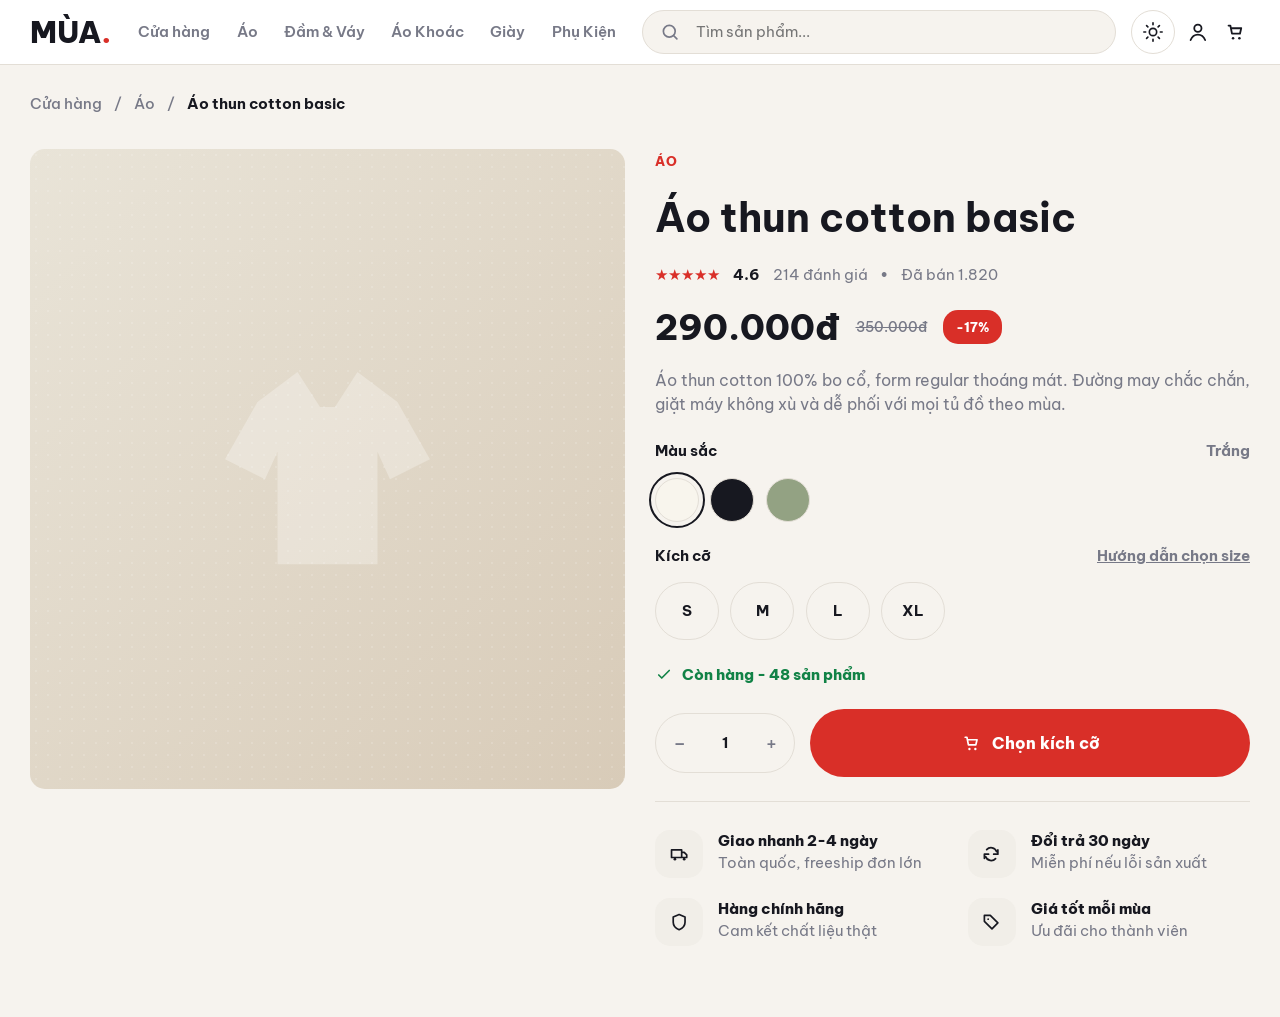
<file: v2-js/product.html>
<!DOCTYPE html>
<html lang="vi">
  <head>
    <meta charset="UTF-8">
    <meta name="viewport" content="width=device-width, initial-scale=1.0">
    <title>MÙA | Áo thun cotton basic</title>
    <link rel="stylesheet" href="./style.css">
    <script src="./theme.js" defer></script><script src="./navigation.js" defer></script>
  </head>
  <body>
    <header class="site-header">
      <div class="header-inner">
        <a class="site-logo" href="./index.html" aria-label="MÙA trang chủ">MÙA<span>.</span></a>

        <nav id="main-nav" class="main-nav" aria-label="Danh mục chính">
          <a href="./index.html">Cửa hàng</a>
          <a href="./index.html#products">Áo</a>
          <a href="./index.html#products">Đầm &amp; Váy</a>
          <a href="./index.html#products">Áo Khoác</a>
          <a href="./index.html#products">Giày</a>
          <a href="./index.html#products">Phụ Kiện</a>
        </nav>

        <form class="search-form" role="search" action="#" method="get">
          <label class="visually-hidden" for="product-search">Tìm kiếm sản phẩm</label>
          <svg viewBox="0 0 24 24" aria-hidden="true" focusable="false">
            <circle cx="11" cy="11" r="7" fill="none" stroke="currentColor" stroke-width="2" />
            <path d="m16 16 4 4" fill="none" stroke="currentColor" stroke-linecap="round" stroke-width="2" />
          </svg>
          <input
            id="product-search"
            name="q"
            type="search"
            placeholder="Tìm sản phẩm..."
            autocomplete="off"
          >
        </form>

        <div class="header-actions" aria-label="Tài khoản và giỏ hàng">
          <button class="nav-toggle" type="button" aria-label="Danh mục" aria-expanded="false" aria-controls="main-nav" hidden>
            <svg viewBox="0 0 24 24" width="24" height="24" fill="none" stroke="currentColor" stroke-width="2" stroke-linecap="round" aria-hidden="true"><path d="M4 6h16M4 12h16M4 18h16"/></svg>
          </button>
          <button class="theme-toggle" type="button" aria-label="Chế độ tối" aria-pressed="false" title="Chuyển sang chế độ tối">
            <svg class="theme-icon theme-icon--sun" viewBox="0 0 24 24" fill="none" stroke="currentColor" stroke-width="1.8" stroke-linecap="round" aria-hidden="true"><circle cx="12" cy="12" r="4"/><path d="M12 2v2m0 16v2M2 12h2m16 0h2M5 5l1.4 1.4m11.2 11.2L19 19M5 19l1.4-1.4M17.6 6.4 19 5"/></svg>
            <svg class="theme-icon theme-icon--moon" viewBox="0 0 24 24" fill="none" stroke="currentColor" stroke-width="1.8" stroke-linecap="round" stroke-linejoin="round" aria-hidden="true"><path d="M20.5 14.1A8.5 8.5 0 0 1 9.9 3.5 8.5 8.5 0 1 0 20.5 14.1Z"/></svg>
          </button>
          <a class="icon-link" href="#" aria-label="Tài khoản">
            <svg viewBox="0 0 24 24" aria-hidden="true" focusable="false">
              <circle cx="12" cy="8" r="4" fill="none" stroke="currentColor" stroke-width="2" />
              <path d="M4 21c1.6-4.2 4.2-6 8-6s6.4 1.8 8 6" fill="none" stroke="currentColor" stroke-linecap="round" stroke-width="2" />
            </svg>
          </a>
          <a class="icon-link" href="./cart.html" aria-label="Giỏ hàng">
            <svg viewBox="0 0 24 24" aria-hidden="true" focusable="false">
              <path d="M5 5h2l1.8 9h8.8l1.4-6H8" fill="none" stroke="currentColor" stroke-linecap="round" stroke-linejoin="round" stroke-width="2" />
              <circle cx="10" cy="19" r="1.4" fill="currentColor" />
              <circle cx="17" cy="19" r="1.4" fill="currentColor" />
            </svg>
          </a>
        </div>
      </div>
    </header>

    <main class="product-page">
      <nav class="breadcrumbs" aria-label="Đường dẫn">
        <a href="./index.html">Cửa hàng</a>
        <span>/</span>
        <a href="./index.html#products">Áo</a>
        <span>/</span>
        <strong>Áo thun cotton basic</strong>
      </nav>

      <section class="product-detail" aria-labelledby="product-detail-heading">
        <div class="product-detail__media product-card--cream" aria-hidden="true">
          <span class="product-icon product-icon--shirt"></span>
        </div>

        <div class="product-detail__content">
          <p class="product-detail__category">Áo</p>
          <h1 id="product-detail-heading">Áo thun cotton basic</h1>

          <div class="product-rating">
            <span aria-label="Đánh giá 4.6 trên 5">★★★★★</span>
            <strong>4.6</strong>
            <p>214 đánh giá</p>
            <p>Đã bán 1.820</p>
          </div>

          <div class="product-price-row">
            <p class="product-detail__price">290.000đ</p>
            <del>350.000đ</del>
            <span class="badge">-17%</span>
          </div>

          <p class="product-detail__description">
            Áo thun cotton 100% bo cổ, form regular thoáng mát. Đường may chắc chắn,
            giặt máy không xù và dễ phối với mọi tủ đồ theo mùa.
          </p>

          <div class="option-block">
            <div class="option-heading">
              <h2>Màu sắc</h2>
              <span>Trắng</span>
            </div>
            <div class="swatches" aria-label="Chọn màu sắc">
              <button class="swatch swatch--white is-selected" type="button" aria-label="Trắng"></button>
              <button class="swatch swatch--black" type="button" aria-label="Đen"></button>
              <button class="swatch swatch--sage" type="button" aria-label="Xanh sage"></button>
            </div>
          </div>

          <div class="option-block">
            <div class="option-heading">
              <h2>Kích cỡ</h2>
              <a href="#">Hướng dẫn chọn size</a>
            </div>
            <div class="size-options" aria-label="Chọn kích cỡ">
              <button type="button">S</button>
              <button type="button">M</button>
              <button type="button">L</button>
              <button type="button">XL</button>
            </div>
          </div>

          <p class="stock-status">
            <svg viewBox="0 0 24 24" aria-hidden="true" focusable="false">
              <path d="m5 12 4 4L19 6" fill="none" stroke="currentColor" stroke-linecap="round" stroke-linejoin="round" stroke-width="2.2" />
            </svg>
            Còn hàng - 48 sản phẩm
          </p>

          <div class="purchase-row">
            <div class="quantity-control" aria-label="Số lượng">
              <button type="button" aria-label="Giảm số lượng">−</button>
              <strong>1</strong>
              <button type="button" aria-label="Tăng số lượng">+</button>
            </div>
            <button class="button add-cart-button" type="button">
              <svg viewBox="0 0 24 24" aria-hidden="true" focusable="false">
                <path d="M5 5h2l1.8 9h8.8l1.4-6H8" fill="none" stroke="currentColor" stroke-linecap="round" stroke-linejoin="round" stroke-width="2" />
                <circle cx="10" cy="19" r="1.4" fill="currentColor" />
                <circle cx="17" cy="19" r="1.4" fill="currentColor" />
              </svg>
              Chọn kích cỡ
            </button>
          </div>

          <div class="service-grid" aria-label="Dịch vụ mua hàng">
            <div class="service-item">
              <span>
                <svg viewBox="0 0 24 24" aria-hidden="true" focusable="false">
                  <path d="M3 7h12v9H3zM15 10h3l3 3v3h-6z" fill="none" stroke="currentColor" stroke-linejoin="round" stroke-width="2" />
                  <circle cx="7" cy="18" r="1.6" fill="currentColor" />
                  <circle cx="18" cy="18" r="1.6" fill="currentColor" />
                </svg>
              </span>
              <div>
                <strong>Giao nhanh 2-4 ngày</strong>
                <p>Toàn quốc, freeship đơn lớn</p>
              </div>
            </div>
            <div class="service-item">
              <span>
                <svg viewBox="0 0 24 24" aria-hidden="true" focusable="false">
                  <path d="M20 7v5h-5M4 17v-5h5M18.5 9A7 7 0 0 0 6.7 6.7M5.5 15A7 7 0 0 0 17.3 17.3" fill="none" stroke="currentColor" stroke-linecap="round" stroke-linejoin="round" stroke-width="2" />
                </svg>
              </span>
              <div>
                <strong>Đổi trả 30 ngày</strong>
                <p>Miễn phí nếu lỗi sản xuất</p>
              </div>
            </div>
            <div class="service-item">
              <span>
                <svg viewBox="0 0 24 24" aria-hidden="true" focusable="false">
                  <path d="M12 3 5 6v6c0 4.4 2.8 7.2 7 9 4.2-1.8 7-4.6 7-9V6z" fill="none" stroke="currentColor" stroke-linejoin="round" stroke-width="2" />
                </svg>
              </span>
              <div>
                <strong>Hàng chính hãng</strong>
                <p>Cam kết chất liệu thật</p>
              </div>
            </div>
            <div class="service-item">
              <span>
                <svg viewBox="0 0 24 24" aria-hidden="true" focusable="false">
                  <path d="m20 13-7 7L4 11V4h7z" fill="none" stroke="currentColor" stroke-linejoin="round" stroke-width="2" />
                  <circle cx="8.5" cy="8.5" r="1" fill="currentColor" />
                </svg>
              </span>
              <div>
                <strong>Giá tốt mỗi mùa</strong>
                <p>Ưu đãi cho thành viên</p>
              </div>
            </div>
          </div>
        </div>
      </section>
    </main>
  </body>
</html>
</file>
<file: v1-html/style.css>
@import url("https://fonts.googleapis.com/css2?family=Be+Vietnam+Pro:wght@400;500;600;700;800&display=swap");

:root {
  --scheme: light;
  --font-size-base: 93.75%;
  --theme-motion: 300ms ease;
  --sun-opacity: 1;
  --sun-transform: rotate(0) translateX(0);
  --moon-opacity: 0;
  --moon-transform: rotate(-90deg) translateX(-150%);
  --color-bg: #f6f3ee;
  --bg: var(--color-bg);
  --surface: #ffffff;
  --surface-soft: #f1eee8;
  --color-text: #171820;
  --ink: var(--color-text);
  --muted: #777987;
  --line: #e3ded6;
  --color-primary: #d92f28;
  --red: var(--color-primary);
  --green: #118246;
  --footer: #12131a;
  --spacing: 1rem;
  --radius: 1rem;
  --radius-full: 9999px;
  --radius-category: 12px;
  --container-max: 1440px;
  --container-gutter: var(--spacing);
  --nav-hover-bg: #e9e9ec;
  --accent: var(--color-primary);
  --shadow-action: 0 8px 22px color-mix(in srgb, var(--accent) 40%, transparent);
  --shadow: 0 4px 18px rgb(0 0 0 / 0.06);
  --shadow-hover: 0 12px 28px rgb(0 0 0 / 0.14);
  --motion: 180ms ease;
  --palette-1: #080a10;
  --palette-2: color-mix(in srgb, var(--color-primary) 90%, transparent);
  --palette-3: color-mix(in srgb, var(--color-primary) 8%, transparent);
  --palette-4: rgba(255, 255, 255, 0.12);
  --palette-5: color-mix(in srgb, var(--color-primary) 42%, transparent);
  --palette-6: #171820;
  --palette-7: #1f2029;
  --palette-8: #842b2d;
  --palette-9: #fff;
  --palette-10: rgba(255, 255, 255, 0.64);
  --palette-11: rgba(255, 255, 255, 0.72);
  --palette-12: rgba(255, 255, 255, 0.14);
  --palette-13: #12131a;
  --palette-14: rgba(255, 255, 255, 0.15);
  --palette-15: #e9e4d8;
  --palette-16: #d8cbb8;
  --palette-17: #d9bd94;
  --palette-18: #bd9465;
  --palette-19: #3d3f4d;
  --palette-20: #20222c;
  --palette-21: #d995a2;
  --palette-22: #b96d7e;
  --palette-23: #3a3d49;
  --palette-24: #9fa069;
  --palette-25: #73763e;
  --palette-26: #9bb4c8;
  --palette-27: #6f8fab;
  --palette-28: rgba(255, 255, 255, 0.62);
  --palette-29: rgba(255, 255, 255, 0.55);
  --palette-30: #f8f5ed;
  --palette-31: #93a283;
  --space-1: calc(var(--spacing) * -0.0625);
  --space-2: calc(var(--spacing) * 2);
  --space-3: calc(var(--spacing) * 2.4);
  --space-4: calc(var(--spacing) * 0.9);
  --space-5: calc(var(--spacing) * 1.15);
  --space-6: calc(var(--spacing) * 1.4);
  --space-7: calc(var(--spacing) * 1.75);
  --space-8: calc(var(--spacing) * 4.75);
  --space-9: calc(var(--spacing) * 4.25);
  --space-10: calc(var(--spacing) * 0.6);
  --space-11: calc(var(--spacing) * 1.5);
  --space-12: calc(var(--spacing) * 1.6);
  --space-13: calc(var(--spacing) * 1);
  --space-14: calc(var(--spacing) * 0.7);
  --space-15: calc(var(--spacing) * 2.5);
  --space-16: calc(var(--spacing) * 2.25);
  --space-17: calc(var(--spacing) * 0.15);
  --space-18: calc(var(--spacing) * -0.2);
  --space-19: calc(var(--spacing) * 0.75);
  --space-20: calc(var(--spacing) * 0.85);
  --space-21: calc(var(--spacing) * 3);
  --space-22: calc(var(--spacing) * 1.2);
  --space-23: calc(var(--spacing) * 1.625);
  --space-24: calc(var(--spacing) * 0.875);
  --space-25: calc(var(--spacing) * 0.25);
  --space-26: calc(var(--spacing) * 1.375);
  --space-27: calc(var(--spacing) * 0.25);
  --space-28: calc(var(--spacing) * 0.35);
  --space-29: calc(var(--spacing) * 0.55);
  --space-30: calc(var(--spacing) * 3.25);
  --space-31: calc(var(--spacing) * 2.2);
  --space-32: calc(var(--spacing) * 4);
  --space-33: calc(var(--spacing) * 4);
  --space-34: calc(var(--spacing) * 2.625);
  --space-35: calc(var(--spacing) * 1.8);
  --space-36: calc(var(--spacing) * 1.875);
  --space-37: calc(var(--spacing) * 0.8);
  --space-38: calc(var(--spacing) * 3.875);
  --space-39: calc(var(--spacing) * 1.55);
  --space-40: calc(var(--spacing) * 0.2);
  --space-41: calc(var(--spacing) * 1.1);
  --space-42: calc(var(--spacing) * 1.35);
}


*,
*::before,
*::after {
  box-sizing: border-box;
}

html {
  font-size: var(--font-size-base);
  scroll-behavior: smooth;
}

html,
body,
h1,
h2,
h3,
p,
ul {
  margin: 0;
}

body {
  min-height: 100vh;
  font-family: "Be Vietnam Pro", sans-serif;
  line-height: 1.5;
  background: var(--bg);
  color: var(--ink);
}

button,
input,
select {
  font: inherit;
}

button,
select {
  cursor: pointer;
}

ul {
  padding: 0;
  list-style: none;
}

a {
  color: inherit;
  text-decoration: none;
}

svg {
  display: block;
  max-width: 100%;
}

.visually-hidden {
  position: absolute;
  width: 1px;
  height: 1px;
  padding: 0;
  margin: var(--space-1);
  overflow: hidden;
  clip: rect(0, 0, 0, 0);
  white-space: nowrap;
  border: 0;
}

.site-header {
  position: sticky;
  top: 0;
  z-index: 20;
  border-bottom: 1px solid var(--line);
  background: var(--surface);
  backdrop-filter: blur(14px);
}

.header-inner,
main,
.footer-grid,
.footer-bottom {
  width: min(var(--container-max), calc(100% - 2 * var(--container-gutter)));
  margin-inline: auto;
}

.header-inner {
  display: grid;
  grid-template-columns: 1fr auto;
  padding-block: calc(var(--spacing) / 2);
  align-items: center;
  gap: var(--space-2);
  min-height: 64px;
}

.site-logo {
  color: var(--ink);
  font-size: 2rem;
  font-weight: 800;
  line-height: 1;
  letter-spacing: 0;
}

.site-logo span {
  color: var(--red);
}

.main-nav {
  display: flex;
  align-items: center;
  gap: var(--space-3);
  color: var(--muted);
  font-weight: 600;
  white-space: nowrap;
}

.main-nav a {
  display: inline-flex;
  align-items: center;
  min-height: 44px;
  padding-inline: calc(var(--spacing) * .75);
  border-radius: var(--radius-full);
}

.main-nav a:hover,
.main-nav a:focus-visible {
  background: var(--nav-hover-bg);
  color: inherit;
  text-decoration: none;
}

.search-form {
  display: flex;
  align-items: center;
  gap: var(--space-4);
  min-height: 44px;
  padding: 0 var(--space-5);
  border: 1px solid var(--line);
  border-radius: var(--radius);
  background: var(--bg);
  color: var(--muted);
}

.search-form svg {
  width: 1.35rem;
  height: 1.35rem;
  flex: 0 0 auto;
}

.search-form input {
  width: 100%;
  min-width: 0;
  border: 0;
  outline: 0;
  background: transparent;
  color: var(--ink);
}

.header-actions {
  display: flex;
  justify-content: flex-end;
  align-items: center;
  gap: calc(var(--spacing) / 2);
}

.icon-link {
  display: grid;
  place-items: center;
  width: 2rem;
  height: 2rem;
  color: var(--color-text);
}

.icon-link svg {
  width: 1.45rem;
  height: 1.45rem;
}

main {
  padding: var(--space-7) 0 var(--space-8);
}

.hero {
  --hero-glow: radial-gradient(circle at 80% 42%, var(--palette-2), var(--palette-3) 25%, transparent 42%);
  min-height: 568px;
  padding: var(--space-9);
  border-radius: var(--radius);
  background:
    radial-gradient(circle, var(--palette-4) 1px, transparent 1.2px) 0 0 / 12px 12px,
    var(--hero-glow),
    radial-gradient(circle at 88% 48%, var(--palette-5), transparent 36%),
    linear-gradient(95deg, var(--palette-6) 0%, var(--palette-7) 62%, var(--palette-8) 100%);
  color: var(--palette-9);
  overflow: hidden;
}

.hero-content {
  max-width: 590px;
}

.hero-kicker {
  display: flex;
  align-items: center;
  gap: var(--space-10);
  color: var(--palette-10);
  font-size: 0.98rem;
  font-weight: 800;
  letter-spacing: 0.04em;
  text-transform: uppercase;
}

.hero-kicker span {
  width: 0.65rem;
  height: 0.65rem;
  border-radius: var(--radius);
  background: var(--red);
}

.hero h1 {
  max-width: 560px;
  margin-top: var(--space-11);
  font-size: clamp(2.25rem, 5vw, 4.25rem);
  line-height: 1.05;
  letter-spacing: 0;
}

.hero p:not(.hero-kicker) {
  margin-top: var(--space-12);
  color: var(--palette-11);
  font-size: 1.28rem;
}

.hero-actions {
  display: flex;
  flex-wrap: wrap;
  gap: var(--space-13);
  margin-top: var(--space-2);
}

.button {
  display: inline-flex;
  align-items: center;
  justify-content: center;
  gap: var(--space-14);
  min-height: 58px;
  padding: var(--space-4) var(--space-2);
  border: 0;
  border-radius: var(--radius);
  font-weight: 800;
}

.button-primary {
  background: var(--red);
  color: var(--palette-9);
}

.button-primary::after {
  content: "→";
  font-size: 1.25rem;
}

.button-muted {
  background: var(--palette-12);
  color: var(--palette-9);
}

.shop-layout {
  display: grid;
  grid-template-columns: minmax(0, 1fr);
  gap: var(--space-15);
  margin-top: var(--space-16);
}

.shop-sidebar {
  position: static;
  top: 112px;
  align-self: start;
  display: grid;
  gap: var(--space-6);
}

.shop-sidebar h2 {
  color: var(--muted);
  font-size: 0.9rem;
  font-weight: 800;
  letter-spacing: 0.06em;
  text-transform: uppercase;
}

.category-list {
  display: grid;
  gap: var(--space-17);
}

.category-list a {
  display: flex;
  align-items: center;
  justify-content: space-between;
  min-height: 48px;
  padding: 0 var(--space-13);
  border-radius: var(--radius-category);
  color: var(--muted);
  font-weight: 700;
}

.category-list a.is-active {
  background: var(--palette-13);
  color: var(--palette-9);
}

.category-list a:hover,
.category-list a:focus-visible {
  text-decoration: none;
}

.category-list strong {
  color: var(--muted);
  font-size: 0.9rem;
}

.promo-list {
  display: grid;
  gap: var(--space-13);
  margin-top: var(--space-18);
  color: var(--muted);
  font-weight: 700;
}

.promo-list li {
  display: flex;
  align-items: center;
  gap: var(--space-19);
}

.promo-list svg {
  width: 1.2rem;
  height: 1.2rem;
}

.sale-pill,
.badge {
  display: inline-flex;
  align-items: center;
  justify-content: center;
  min-height: 32px;
  padding: 0 var(--space-20);
  border-radius: var(--radius);
  background: var(--red);
  color: var(--palette-9);
  font-size: 0.86rem;
  font-weight: 800;
  text-transform: uppercase;
}

.product-toolbar {
  display: flex;
  align-items: center;
  justify-content: space-between;
  gap: var(--space-13);
  margin-bottom: var(--space-7);
}

.product-toolbar h2 {
  color: var(--muted);
  font-size: 1.05rem;
  font-weight: 500;
}

.product-toolbar strong {
  color: var(--ink);
}

.sort-control {
  position: relative;
  display: flex;
  align-items: center;
  gap: var(--space-13);
  color: var(--muted);
}

.sort-control svg {
  width: 1.35rem;
  height: 1.35rem;
}

.sort-control::after {
  content: "";
  position: absolute;
  right: var(--spacing);
  width: calc(var(--spacing) * .4);
  height: calc(var(--spacing) * .4);
  border-right: 2px solid currentColor;
  border-bottom: 2px solid currentColor;
  transform: translateY(-25%) rotate(45deg);
  pointer-events: none;
}

.sort-control select {
  appearance: none;
  min-height: 44px;
  padding: 0 var(--space-21) 0 var(--space-22);
  border: 1px solid var(--line);
  border-radius: var(--radius);
  background: var(--surface);
  color: var(--muted);
}

.product-grid {
  display: grid;
  grid-template-columns: minmax(0, 1fr);
  gap: var(--space-23);
}

.product-card {
  display: flex;
  flex-direction: column;
  height: 100%;
  min-width: 0;
  border: 1px solid var(--line);
  border-radius: var(--radius);
  background: var(--surface);
  overflow: hidden;
}

.product-card__visual {
  position: relative;
  margin: var(--space-24);
}

.product-card__media {
  position: relative;
  display: grid;
  place-items: center;
  min-height: 344px;
  margin: 0;
  border-radius: var(--radius);
  background:
    radial-gradient(circle, var(--palette-14) 1px, transparent 1.2px) 0 0 / 12px 12px,
    linear-gradient(135deg, var(--card-a), var(--card-b));
  color: var(--palette-11);
}

.product-card__media .badge {
  position: absolute;
  top: 10px;
  left: 10px;
  z-index: 1;
}

.badge-dark {
  background: var(--palette-13);
}

.product-card__media strong {
  position: absolute;
  left: 20px;
  bottom: calc(var(--spacing) * 4.5);
  color: var(--palette-9);
  font-weight: 800;
  text-transform: uppercase;
}

.product-card__body {
  display: flex;
  flex: 1;
  flex-direction: column;
  padding: var(--space-25) var(--space-26) var(--space-23);
}

.product-card__category,
.product-detail__category {
  color: var(--muted);
  font-size: 0.86rem;
  font-weight: 800;
  letter-spacing: 0.04em;
  text-transform: uppercase;
}

.product-card h3 {
  margin-top: var(--space-27);
  font-size: 1.08rem;
  line-height: 1.35;
}

.rating {
  margin-top: var(--space-28);
  color: var(--red);
  font-size: 0.95rem;
  letter-spacing: 0;
}

.rating span {
  color: var(--muted);
}

.product-card__price {
  margin-top: var(--space-28);
  color: var(--ink);
  font-size: 1.35rem;
  font-weight: 800;
}

.product-card__button {
  position: absolute;
  inset-inline: var(--spacing);
  bottom: var(--spacing);
  z-index: 1;
  min-height: 44px;
  margin: 0;
  border: 0;
  border-radius: var(--radius);
  background: var(--ink);
  color: var(--palette-9);
  font-weight: 800;
}

.product-card__button:hover,
.product-card__button:focus-visible {
  background: var(--red);
}

del {
  color: var(--muted);
  font-size: 0.95em;
  font-weight: 500;
}

.load-more {
  display: flex;
  align-items: center;
  justify-content: center;
  gap: var(--space-29);
  min-height: 66px;
  margin: var(--space-30) auto 0;
  padding: 0 var(--space-31);
  border: 1px solid var(--line);
  border-radius: var(--radius);
  background: transparent;
  color: var(--ink);
  font-size: 1.12rem;
  font-weight: 800;
}

.load-more span {
  color: var(--muted);
}

.product-card--cream {
  --card-a: var(--palette-15);
  --card-b: var(--palette-16);
}

.product-card--gold {
  --card-a: var(--palette-17);
  --card-b: var(--palette-18);
}

.product-card--charcoal {
  --card-a: var(--palette-19);
  --card-b: var(--palette-20);
}

.product-card--rose {
  --card-a: var(--palette-21);
  --card-b: var(--palette-22);
}

.product-card--ink {
  --card-a: var(--palette-23);
  --card-b: var(--palette-6);
}

.product-card--olive {
  --card-a: var(--palette-24);
  --card-b: var(--palette-25);
}

.product-card--sky {
  --card-a: var(--palette-26);
  --card-b: var(--palette-27);
}

.product-icon {
  display: block;
  width: min(45%, 178px);
  aspect-ratio: 1;
  opacity: 0.5;
}

.product-icon::before {
  content: "";
  display: block;
  width: 100%;
  height: 100%;
  background: currentColor;
}

.product-icon--shirt::before {
  clip-path: polygon(22% 23%, 38% 11%, 47% 25%, 53% 25%, 62% 11%, 78% 23%, 91% 46%, 75% 54%, 70% 43%, 70% 88%, 30% 88%, 30% 43%, 25% 54%, 9% 46%);
}

.product-icon--bag::before {
  clip-path: polygon(34% 32%, 34% 26%, 37% 16%, 44% 9%, 56% 9%, 63% 16%, 66% 26%, 66% 32%, 80% 32%, 75% 88%, 25% 88%, 20% 32%);
}

.product-icon--pants::before {
  clip-path: polygon(27% 12%, 73% 12%, 82% 88%, 58% 88%, 53% 47%, 47% 47%, 42% 88%, 18% 88%);
}

.product-icon--jacket::before {
  clip-path: polygon(25% 16%, 41% 8%, 47% 23%, 53% 23%, 59% 8%, 75% 16%, 88% 43%, 72% 52%, 67% 38%, 67% 88%, 33% 88%, 33% 38%, 28% 52%, 12% 43%);
}

.site-footer {
  background: var(--footer);
  color: var(--palette-28);
}

.footer-grid {
  display: grid;
  grid-template-columns: minmax(0, 1fr);
  gap: var(--space-32);
  padding: var(--space-33) 0 var(--space-34);
}

.site-logo--footer {
  display: inline-block;
  color: var(--palette-9);
}

.footer-grid p {
  max-width: 330px;
  margin-top: var(--space-2);
  font-size: 1.02rem;
}

.footer-grid nav {
  display: grid;
  align-content: start;
  gap: var(--space-13);
}

.footer-grid nav h2 {
  color: var(--palette-9);
  font-size: 0.95rem;
  text-transform: uppercase;
}

.footer-grid a:hover,
.footer-grid a:focus-visible {
  color: var(--palette-9);
}

.social-links {
  display: flex;
  flex-wrap: wrap;
  gap: var(--space-6);
  margin-top: var(--space-35);
}

.footer-bottom {
  display: flex;
  justify-content: space-between;
  gap: var(--space-13);
  padding: var(--space-7) 0;
  border-top: 1px solid var(--palette-4);
}

.product-page {
  padding-top: var(--space-36);
}

.breadcrumbs {
  display: flex;
  flex-wrap: wrap;
  gap: var(--space-37);
  margin-bottom: var(--space-16);
  color: var(--muted);
  font-weight: 500;
}

.breadcrumbs strong {
  color: var(--ink);
}

.product-detail {
  display: grid;
  grid-template-columns: minmax(0, 1fr);
  gap: var(--space-38);
  align-items: start;
}

.product-detail__media {
  display: grid;
  place-items: center;
  min-height: min(72vw, 910px);
  border-radius: var(--radius);
  background:
    radial-gradient(circle, var(--palette-14) 1px, transparent 1.2px) 0 0 / 12px 12px,
    linear-gradient(135deg, var(--card-a), var(--card-b));
  color: var(--palette-29);
}

.product-detail__media .product-icon {
  width: min(42%, 280px);
}

.product-detail__content {
  display: grid;
  gap: var(--space-39);
  padding-top: var(--space-40);
}

.product-detail__category {
  color: var(--red);
}

.product-detail h1 {
  font-size: clamp(2rem, 4vw, 2.65rem);
  line-height: 1.15;
  letter-spacing: 0;
}

.product-rating {
  display: flex;
  flex-wrap: wrap;
  align-items: center;
  gap: var(--space-20);
  color: var(--muted);
}

.product-rating span {
  color: var(--red);
  letter-spacing: 0;
}

.product-rating strong {
  color: var(--ink);
}

.product-rating p + p::before {
  content: "•";
  margin-right: var(--space-20);
  color: var(--muted);
}

.product-price-row {
  display: flex;
  flex-wrap: wrap;
  align-items: center;
  gap: var(--space-41);
}

.product-detail__price {
  font-size: 2.35rem;
  font-weight: 800;
  line-height: 1;
}

.product-price-row .badge {
  min-height: 34px;
}

.product-detail__description {
  max-width: 760px;
  color: var(--muted);
  font-size: 1.08rem;
}

.option-block {
  display: grid;
  gap: var(--space-13);
}

.option-heading {
  display: flex;
  justify-content: space-between;
  gap: var(--space-13);
}

.option-heading h2 {
  font-size: 1rem;
}

.option-heading span,
.option-heading a {
  color: var(--muted);
  font-weight: 700;
}

.option-heading a {
  text-decoration: underline;
}

.swatches,
.size-options,
.purchase-row {
  display: flex;
  flex-wrap: wrap;
  align-items: center;
  gap: var(--space-19);
}

.swatch {
  width: 44px;
  height: 44px;
  border: 1px solid var(--line);
  border-radius: var(--radius);
}

.swatch.is-selected {
  outline: 2px solid var(--ink);
  outline-offset: 4px;
}

.swatch--white {
  background: var(--palette-30);
}

.swatch--black {
  background: var(--palette-6);
}

.swatch--sage {
  background: var(--palette-31);
}

.size-options button {
  min-width: 64px;
  min-height: 58px;
  border: 1px solid var(--line);
  border-radius: var(--radius);
  background: transparent;
  color: var(--ink);
  font-weight: 700;
}

.size-options button:hover,
.size-options button:focus-visible {
  border-color: var(--ink);
}

.stock-status {
  display: flex;
  align-items: center;
  gap: var(--space-10);
  color: var(--green);
  font-weight: 800;
}

.stock-status svg {
  width: 1.2rem;
  height: 1.2rem;
}

.purchase-row {
  display: grid;
  grid-template-columns: minmax(0, 1fr);
  gap: var(--space-13);
}

.quantity-control {
  display: grid;
  grid-template-columns: 1fr 1fr 1fr;
  align-items: center;
  min-height: 60px;
  border: 1px solid var(--line);
  border-radius: var(--radius);
  overflow: hidden;
}

.quantity-control button {
  height: 100%;
  border: 0;
  background: transparent;
  color: var(--muted);
  font-size: 1.4rem;
}

.quantity-control strong {
  text-align: center;
}

.add-cart-button {
  min-height: 68px;
  background: var(--red);
  color: var(--palette-9);
  font-size: 1.08rem;
}

.add-cart-button::after {
  content: none;
}

.add-cart-button svg {
  width: 1.35rem;
  height: 1.35rem;
}

.service-grid {
  display: grid;
  grid-template-columns: minmax(0, 1fr);
  gap: var(--space-42) var(--space-2);
  padding-top: var(--space-36);
  border-top: 1px solid var(--line);
}

.service-item {
  display: flex;
  gap: var(--space-13);
  align-items: flex-start;
}

.service-item > span {
  display: grid;
  place-items: center;
  width: 48px;
  height: 48px;
  border-radius: var(--radius);
  background: var(--surface-soft);
  flex: 0 0 auto;
}

.service-item svg {
  width: 1.35rem;
  height: 1.35rem;
}

.service-item strong {
  display: block;
  font-weight: 800;
}

.service-item p {
  color: var(--muted);
}


/* Theme changes only semantic variables; product illustration colors stay consistent. */
.dark {
  --scheme: dark;
  --sun-opacity: 0;
  --sun-transform: rotate(90deg) translateX(150%);
  --moon-opacity: 1;
  --moon-transform: rotate(0) translateX(0);
  --nav-hover-bg: #363840;
  --color-bg: #15161c;
  --color-text: #f5f2ed;
  --color-primary: #ff756d;
  --surface: #22242d;
  --surface-soft: #30323d;
  --muted: #b6b8c4;
  --line: #444650;
  --green: #74d69f;
  --shadow: 0 4px 18px rgb(0 0 0 / 0.22);
  --shadow-hover: 0 12px 28px rgb(0 0 0 / 0.4);
}
:root { color-scheme: var(--scheme); --on-primary: #fff; --action-bg: #171820; }
.dark { --on-primary: #171820; --action-bg: #f5f2ed; }
a, button, input, select, .product-card {
  transition: color var(--motion), background-color var(--motion), border-color var(--motion), box-shadow var(--motion), transform var(--motion);
}
a:not(.site-logo):not(.button):not(.main-nav a):not(.category-list a):hover { text-underline-offset: .2em; }
button:hover, .button:hover { box-shadow: var(--shadow-hover); }
.site-logo:hover { text-decoration: none; }
.hero-actions .button:hover, .hero-actions .button:focus-visible {
  text-decoration: none;
  box-shadow: var(--shadow-action);
}
.hero-actions .button-muted:hover,
.hero-actions .button-muted:focus-visible {
  box-shadow: none;
}
:where(a, button, input, select):focus-visible { outline: 3px solid var(--color-primary); outline-offset: 3px; }
.search-form:focus-within { outline: 3px solid var(--color-primary); }
.product-card { box-shadow: var(--shadow); }
.product-card:hover, .product-card:focus-within { box-shadow: var(--shadow-hover); transform: translateY(-3px); }
.button-primary, .add-cart-button { color: var(--on-primary); background: var(--color-primary); }
.product-card__button { background: var(--action-bg); color: var(--color-bg); }
.product-card__button:hover, .product-card__button:focus-visible { color: var(--on-primary); }
.theme-toggle, .remove-item { padding: calc(var(--spacing) / 2) var(--spacing); min-height: 44px; border: 1px solid var(--line); border-radius: var(--radius); background: var(--surface); color: var(--color-text); }
.nav-toggle {
  display: inline-flex;
  align-items: center;
  justify-content: center;
  width: 44px;
  height: 44px;
  flex: 0 0 44px;
  padding: 0;
  border: 1px solid var(--line);
  border-radius: var(--radius-full);
  background: var(--surface);
  color: var(--color-text);
  font: inherit;
  cursor: pointer;
}
.main-nav {
  display: flex;
  flex-direction: column;
  grid-column: 1 / -1;
  order: 5;
  align-items: stretch;
  gap: calc(var(--spacing) / 4);
}
.header-inner.nav-ready .main-nav { display: none; }
.header-inner.nav-ready .main-nav.is-open { display: flex; }
.header-inner { gap: var(--spacing); }
.search-form { grid-column: 1 / -1; order: 3; }
.hero { min-height: auto; padding: calc(var(--spacing) * 2) var(--spacing); }
.hero-actions .button { width: 100%; }
.product-toolbar, .footer-bottom { flex-direction: column; }
.product-toolbar { align-items: stretch; }
.sort-control select { min-width: 0; flex: 1; }
.product-detail { gap: calc(var(--spacing) * 2); }
.product-detail__media { min-height: 360px; }
.cart-page { padding-block: calc(var(--spacing) * 2) calc(var(--spacing) * 4); }
.cart-intro { margin-block: var(--spacing) calc(var(--spacing) * 2); color: var(--muted); }
.cart-layout, .cart-items { display: grid; gap: var(--spacing); }
.cart-layout { align-items: start; }
.cart-item, .cart-summary { padding: var(--spacing); background: var(--surface); border: 1px solid var(--line); border-radius: var(--radius); box-shadow: var(--shadow); }
.cart-item { display: grid; grid-template-columns: 72px minmax(0, 1fr); gap: var(--spacing); align-items: center; }
.cart-item img { width: 72px; height: 88px; object-fit: cover; border-radius: var(--radius); }
.cart-item h2 { font-size: 1rem; }
.cart-item p, .cart-note { color: var(--muted); }
.cart-item label { display: grid; gap: calc(var(--spacing) / 2); }
.cart-item input { width: 72px; min-height: 44px; padding: calc(var(--spacing) / 2); border: 1px solid var(--line); border-radius: var(--radius); background: var(--color-bg); color: var(--color-text); }
.cart-summary { display: grid; gap: var(--spacing); }
.cart-summary dl { margin: 0; }
.cart-summary dl div { display: flex; justify-content: space-between; gap: var(--spacing); margin-block: var(--spacing); }
.cart-summary dd { margin: 0; font-weight: 700; }
.cart-total { border-top: 1px solid var(--line); padding-top: var(--spacing); }
.cart-note { margin-top: var(--spacing); }
/* Pill controls share one token; cards keep the standard radius. */
button, .button, .search-form, .search-form input, .quantity-control,
.product-card__button, .load-more, .swatch, .size-options button,
.theme-toggle, .remove-item {
  border-radius: var(--radius-full);
}
[hidden] { display: none !important; }
@media (min-width: 640px) {
  :root { --container-gutter: calc(var(--spacing) * 1.5); }
  .product-grid { grid-template-columns: repeat(2, minmax(0, 1fr)); }
  .header-inner { grid-template-columns: auto minmax(0, 1fr) auto; }
  .search-form { grid-column: auto; order: initial; }
  .hero { padding: calc(var(--spacing) * 3); }
  .hero-actions .button { width: auto; }
  .product-toolbar, .footer-bottom { flex-direction: row; }
  .product-toolbar { align-items: center; }
  .footer-grid, .service-grid { grid-template-columns: repeat(2, minmax(0, 1fr)); }
  .purchase-row { grid-template-columns: 140px minmax(0, 1fr); }
  .cart-item { grid-template-columns: 72px minmax(0, 1fr) auto auto; }
}
@media (min-width: 1024px) {
  :root { --container-gutter: calc(var(--spacing) * 2); }
  .product-grid { grid-template-columns: repeat(3, minmax(0, 1fr)); }
  .shop-layout { grid-template-columns: 200px minmax(0, 1fr); gap: calc(var(--spacing) * 2); }
  .shop-sidebar { position: sticky; }
  .product-detail { grid-template-columns: repeat(2, minmax(0, 1fr)); }
  .product-detail__media { min-height: 640px; }
  .footer-grid { grid-template-columns: 1.7fr 1fr 1fr 1fr; }
  .cart-layout { grid-template-columns: minmax(0, 2fr) minmax(300px, 1fr); gap: calc(var(--spacing) * 2); }
  .cart-summary { position: sticky; top: 110px; }
}
@media (min-width: 1280px) {
  .nav-toggle { display: none; }
  .main-nav, .header-inner.nav-ready .main-nav {
    display: flex;
    flex-direction: row;
    grid-column: auto;
    order: initial;
    align-items: center;
    gap: calc(var(--spacing) / 4);
  }
  .header-inner { grid-template-columns: auto auto minmax(0, 1fr) auto; }
  .product-grid { grid-template-columns: repeat(4, minmax(0, 1fr)); }
}
.theme-toggle {
  position: relative;
  width: 44px;
  height: 44px;
  padding: 0;
  flex: 0 0 auto;
  overflow: hidden;
}
.theme-icon {
  position: absolute;
  inset: 0;
  margin: auto;
  width: 22px;
  height: 22px;
  transition: transform var(--theme-motion), opacity var(--theme-motion);
}
.theme-icon--sun { opacity: var(--sun-opacity); transform: var(--sun-transform); }
.theme-icon--moon { opacity: var(--moon-opacity); transform: var(--moon-transform); }
/* Overlay stays in the tab order; focus-within reveals it for keyboard users. */
@media (hover: hover) and (pointer: fine) {
  .product-card__button {
    opacity: 0;
    pointer-events: none;
    transition: opacity var(--motion), background-color var(--motion), box-shadow var(--motion);
  }
  .product-card:hover .product-card__button,
  .product-card:focus-within .product-card__button {
    opacity: 1;
    pointer-events: auto;
  }
}
@media (prefers-reduced-motion: reduce) {
  html { scroll-behavior: auto; }
  *, *::before, *::after { transition: none !important; }
  .product-card:hover, .product-card:focus-within { transform: none; }
}
button:disabled { opacity: .5; cursor: not-allowed; }
input:invalid { border-color: var(--color-primary); }
</file>
<file: v2-js/style.css>
@import url("https://fonts.googleapis.com/css2?family=Be+Vietnam+Pro:wght@400;500;600;700;800&display=swap");

:root {
  --scheme: light;
  --font-size-base: 93.75%;
  --theme-motion: 300ms ease;
  --sun-opacity: 1;
  --sun-transform: rotate(0) translateX(0);
  --moon-opacity: 0;
  --moon-transform: rotate(-90deg) translateX(-150%);
  --color-bg: #f6f3ee;
  --bg: var(--color-bg);
  --surface: #ffffff;
  --surface-soft: #f1eee8;
  --color-text: #171820;
  --ink: var(--color-text);
  --muted: #777987;
  --line: #e3ded6;
  --color-primary: #d92f28;
  --red: var(--color-primary);
  --green: #118246;
  --footer: #12131a;
  --spacing: 1rem;
  --radius: 1rem;
  --radius-full: 9999px;
  --radius-category: 12px;
  --container-max: 1440px;
  --container-gutter: var(--spacing);
  --nav-hover-bg: #e9e9ec;
  --accent: var(--color-primary);
  --shadow-action: 0 8px 22px color-mix(in srgb, var(--accent) 40%, transparent);
  --shadow: 0 4px 18px rgb(0 0 0 / 0.06);
  --shadow-hover: 0 12px 28px rgb(0 0 0 / 0.14);
  --motion: 180ms ease;
  --palette-1: #080a10;
  --palette-2: color-mix(in srgb, var(--color-primary) 90%, transparent);
  --palette-3: color-mix(in srgb, var(--color-primary) 8%, transparent);
  --palette-4: rgba(255, 255, 255, 0.12);
  --palette-5: color-mix(in srgb, var(--color-primary) 42%, transparent);
  --palette-6: #171820;
  --palette-7: #1f2029;
  --palette-8: #842b2d;
  --palette-9: #fff;
  --palette-10: rgba(255, 255, 255, 0.64);
  --palette-11: rgba(255, 255, 255, 0.72);
  --palette-12: rgba(255, 255, 255, 0.14);
  --palette-13: #12131a;
  --palette-14: rgba(255, 255, 255, 0.15);
  --palette-15: #e9e4d8;
  --palette-16: #d8cbb8;
  --palette-17: #d9bd94;
  --palette-18: #bd9465;
  --palette-19: #3d3f4d;
  --palette-20: #20222c;
  --palette-21: #d995a2;
  --palette-22: #b96d7e;
  --palette-23: #3a3d49;
  --palette-24: #9fa069;
  --palette-25: #73763e;
  --palette-26: #9bb4c8;
  --palette-27: #6f8fab;
  --palette-28: rgba(255, 255, 255, 0.62);
  --palette-29: rgba(255, 255, 255, 0.55);
  --palette-30: #f8f5ed;
  --palette-31: #93a283;
  --space-1: calc(var(--spacing) * -0.0625);
  --space-2: calc(var(--spacing) * 2);
  --space-3: calc(var(--spacing) * 2.4);
  --space-4: calc(var(--spacing) * 0.9);
  --space-5: calc(var(--spacing) * 1.15);
  --space-6: calc(var(--spacing) * 1.4);
  --space-7: calc(var(--spacing) * 1.75);
  --space-8: calc(var(--spacing) * 4.75);
  --space-9: calc(var(--spacing) * 4.25);
  --space-10: calc(var(--spacing) * 0.6);
  --space-11: calc(var(--spacing) * 1.5);
  --space-12: calc(var(--spacing) * 1.6);
  --space-13: calc(var(--spacing) * 1);
  --space-14: calc(var(--spacing) * 0.7);
  --space-15: calc(var(--spacing) * 2.5);
  --space-16: calc(var(--spacing) * 2.25);
  --space-17: calc(var(--spacing) * 0.15);
  --space-18: calc(var(--spacing) * -0.2);
  --space-19: calc(var(--spacing) * 0.75);
  --space-20: calc(var(--spacing) * 0.85);
  --space-21: calc(var(--spacing) * 3);
  --space-22: calc(var(--spacing) * 1.2);
  --space-23: calc(var(--spacing) * 1.625);
  --space-24: calc(var(--spacing) * 0.875);
  --space-25: calc(var(--spacing) * 0.25);
  --space-26: calc(var(--spacing) * 1.375);
  --space-27: calc(var(--spacing) * 0.25);
  --space-28: calc(var(--spacing) * 0.35);
  --space-29: calc(var(--spacing) * 0.55);
  --space-30: calc(var(--spacing) * 3.25);
  --space-31: calc(var(--spacing) * 2.2);
  --space-32: calc(var(--spacing) * 4);
  --space-33: calc(var(--spacing) * 4);
  --space-34: calc(var(--spacing) * 2.625);
  --space-35: calc(var(--spacing) * 1.8);
  --space-36: calc(var(--spacing) * 1.875);
  --space-37: calc(var(--spacing) * 0.8);
  --space-38: calc(var(--spacing) * 3.875);
  --space-39: calc(var(--spacing) * 1.55);
  --space-40: calc(var(--spacing) * 0.2);
  --space-41: calc(var(--spacing) * 1.1);
  --space-42: calc(var(--spacing) * 1.35);
}


*,
*::before,
*::after {
  box-sizing: border-box;
}

html {
  font-size: var(--font-size-base);
  scroll-behavior: smooth;
}

html,
body,
h1,
h2,
h3,
p,
ul {
  margin: 0;
}

body {
  min-height: 100vh;
  font-family: "Be Vietnam Pro", sans-serif;
  line-height: 1.5;
  background: var(--bg);
  color: var(--ink);
}

button,
input,
select {
  font: inherit;
}

button,
select {
  cursor: pointer;
}

ul {
  padding: 0;
  list-style: none;
}

a {
  color: inherit;
  text-decoration: none;
}

svg {
  display: block;
  max-width: 100%;
}

.visually-hidden {
  position: absolute;
  width: 1px;
  height: 1px;
  padding: 0;
  margin: var(--space-1);
  overflow: hidden;
  clip: rect(0, 0, 0, 0);
  white-space: nowrap;
  border: 0;
}

.site-header {
  position: sticky;
  top: 0;
  z-index: 20;
  border-bottom: 1px solid var(--line);
  background: var(--surface);
  backdrop-filter: blur(14px);
}

.header-inner,
main,
.footer-grid,
.footer-bottom {
  width: min(var(--container-max), calc(100% - 2 * var(--container-gutter)));
  margin-inline: auto;
}

.header-inner {
  display: grid;
  grid-template-columns: 1fr auto;
  padding-block: calc(var(--spacing) / 2);
  align-items: center;
  gap: var(--space-2);
  min-height: 64px;
}

.site-logo {
  color: var(--ink);
  font-size: 2rem;
  font-weight: 800;
  line-height: 1;
  letter-spacing: 0;
}

.site-logo span {
  color: var(--red);
}

.main-nav {
  display: flex;
  align-items: center;
  gap: var(--space-3);
  color: var(--muted);
  font-weight: 600;
  white-space: nowrap;
}

.main-nav a {
  display: inline-flex;
  align-items: center;
  min-height: 44px;
  padding-inline: calc(var(--spacing) * .75);
  border-radius: var(--radius-full);
}

.main-nav a:hover,
.main-nav a:focus-visible {
  background: var(--nav-hover-bg);
  color: inherit;
  text-decoration: none;
}

.search-form {
  display: flex;
  align-items: center;
  gap: var(--space-4);
  min-height: 44px;
  padding: 0 var(--space-5);
  border: 1px solid var(--line);
  border-radius: var(--radius);
  background: var(--bg);
  color: var(--muted);
}

.search-form svg {
  width: 1.35rem;
  height: 1.35rem;
  flex: 0 0 auto;
}

.search-form input {
  width: 100%;
  min-width: 0;
  border: 0;
  outline: 0;
  background: transparent;
  color: var(--ink);
}

.header-actions {
  display: flex;
  justify-content: flex-end;
  align-items: center;
  gap: calc(var(--spacing) / 2);
}

.icon-link {
  display: grid;
  place-items: center;
  width: 2rem;
  height: 2rem;
  color: var(--color-text);
}

.icon-link svg {
  width: 1.45rem;
  height: 1.45rem;
}

main {
  padding: var(--space-7) 0 var(--space-8);
}

.hero {
  --hero-glow: radial-gradient(circle at 80% 42%, var(--palette-2), var(--palette-3) 25%, transparent 42%);
  min-height: 568px;
  padding: var(--space-9);
  border-radius: var(--radius);
  background:
    radial-gradient(circle, var(--palette-4) 1px, transparent 1.2px) 0 0 / 12px 12px,
    var(--hero-glow),
    radial-gradient(circle at 88% 48%, var(--palette-5), transparent 36%),
    linear-gradient(95deg, var(--palette-6) 0%, var(--palette-7) 62%, var(--palette-8) 100%);
  color: var(--palette-9);
  overflow: hidden;
}

.hero-content {
  max-width: 590px;
}

.hero-kicker {
  display: flex;
  align-items: center;
  gap: var(--space-10);
  color: var(--palette-10);
  font-size: 0.98rem;
  font-weight: 800;
  letter-spacing: 0.04em;
  text-transform: uppercase;
}

.hero-kicker span {
  width: 0.65rem;
  height: 0.65rem;
  border-radius: var(--radius);
  background: var(--red);
}

.hero h1 {
  max-width: 560px;
  margin-top: var(--space-11);
  font-size: clamp(2.25rem, 5vw, 4.25rem);
  line-height: 1.05;
  letter-spacing: 0;
}

.hero p:not(.hero-kicker) {
  margin-top: var(--space-12);
  color: var(--palette-11);
  font-size: 1.28rem;
}

.hero-actions {
  display: flex;
  flex-wrap: wrap;
  gap: var(--space-13);
  margin-top: var(--space-2);
}

.button {
  display: inline-flex;
  align-items: center;
  justify-content: center;
  gap: var(--space-14);
  min-height: 58px;
  padding: var(--space-4) var(--space-2);
  border: 0;
  border-radius: var(--radius);
  font-weight: 800;
}

.button-primary {
  background: var(--red);
  color: var(--palette-9);
}

.button-primary::after {
  content: "→";
  font-size: 1.25rem;
}

.button-muted {
  background: var(--palette-12);
  color: var(--palette-9);
}

.shop-layout {
  display: grid;
  grid-template-columns: minmax(0, 1fr);
  gap: var(--space-15);
  margin-top: var(--space-16);
}

.shop-sidebar {
  position: static;
  top: 112px;
  align-self: start;
  display: grid;
  gap: var(--space-6);
}

.shop-sidebar h2 {
  color: var(--muted);
  font-size: 0.9rem;
  font-weight: 800;
  letter-spacing: 0.06em;
  text-transform: uppercase;
}

.category-list {
  display: grid;
  gap: var(--space-17);
}

.category-list a {
  display: flex;
  align-items: center;
  justify-content: space-between;
  min-height: 48px;
  padding: 0 var(--space-13);
  border-radius: var(--radius-category);
  color: var(--muted);
  font-weight: 700;
}

.category-list a.is-active {
  background: var(--palette-13);
  color: var(--palette-9);
}

.category-list a:hover,
.category-list a:focus-visible {
  text-decoration: none;
}

.category-list strong {
  color: var(--muted);
  font-size: 0.9rem;
}

.promo-list {
  display: grid;
  gap: var(--space-13);
  margin-top: var(--space-18);
  color: var(--muted);
  font-weight: 700;
}

.promo-list li {
  display: flex;
  align-items: center;
  gap: var(--space-19);
}

.promo-list svg {
  width: 1.2rem;
  height: 1.2rem;
}

.sale-pill,
.badge {
  display: inline-flex;
  align-items: center;
  justify-content: center;
  min-height: 32px;
  padding: 0 var(--space-20);
  border-radius: var(--radius);
  background: var(--red);
  color: var(--palette-9);
  font-size: 0.86rem;
  font-weight: 800;
  text-transform: uppercase;
}

.product-toolbar {
  display: flex;
  align-items: center;
  justify-content: space-between;
  gap: var(--space-13);
  margin-bottom: var(--space-7);
}

.product-toolbar h2 {
  color: var(--muted);
  font-size: 1.05rem;
  font-weight: 500;
}

.product-toolbar strong {
  color: var(--ink);
}

.sort-control {
  position: relative;
  display: flex;
  align-items: center;
  gap: var(--space-13);
  color: var(--muted);
}

.sort-control svg {
  width: 1.35rem;
  height: 1.35rem;
}

.sort-control::after {
  content: "";
  position: absolute;
  right: var(--spacing);
  width: calc(var(--spacing) * .4);
  height: calc(var(--spacing) * .4);
  border-right: 2px solid currentColor;
  border-bottom: 2px solid currentColor;
  transform: translateY(-25%) rotate(45deg);
  pointer-events: none;
}

.sort-control select {
  appearance: none;
  min-height: 44px;
  padding: 0 var(--space-21) 0 var(--space-22);
  border: 1px solid var(--line);
  border-radius: var(--radius);
  background: var(--surface);
  color: var(--muted);
}

.product-grid {
  display: grid;
  grid-template-columns: minmax(0, 1fr);
  gap: var(--space-23);
}

.product-card {
  display: flex;
  flex-direction: column;
  height: 100%;
  min-width: 0;
  border: 1px solid var(--line);
  border-radius: var(--radius);
  background: var(--surface);
  overflow: hidden;
}

.product-card__visual {
  position: relative;
  margin: var(--space-24);
}

.product-card__media {
  position: relative;
  display: grid;
  place-items: center;
  min-height: 344px;
  margin: 0;
  border-radius: var(--radius);
  background:
    radial-gradient(circle, var(--palette-14) 1px, transparent 1.2px) 0 0 / 12px 12px,
    linear-gradient(135deg, var(--card-a), var(--card-b));
  color: var(--palette-11);
}

.product-card__image {
  width: 100%;
  height: 100%;
  object-fit: contain;
}

.product-card__media .badge {
  position: absolute;
  top: 10px;
  left: 10px;
  z-index: 1;
}

.badge-dark {
  background: var(--palette-13);
}

.product-card__media strong {
  position: absolute;
  left: 20px;
  bottom: calc(var(--spacing) * 4.5);
  color: var(--palette-9);
  font-weight: 800;
  text-transform: uppercase;
}

.product-card__body {
  display: flex;
  flex: 1;
  flex-direction: column;
  padding: var(--space-25) var(--space-26) var(--space-23);
}

.product-card__category,
.product-detail__category {
  color: var(--muted);
  font-size: 0.86rem;
  font-weight: 800;
  letter-spacing: 0.04em;
  text-transform: uppercase;
}

.product-card h3 {
  margin-top: var(--space-27);
  font-size: 1.08rem;
  line-height: 1.35;
}

.rating {
  margin-top: var(--space-28);
  color: var(--red);
  font-size: 0.95rem;
  letter-spacing: 0;
}

.rating span {
  color: var(--muted);
}

.product-card__price {
  margin-top: var(--space-28);
  color: var(--ink);
  font-size: 1.35rem;
  font-weight: 800;
}

.product-card__button {
  position: absolute;
  inset-inline: var(--spacing);
  bottom: var(--spacing);
  z-index: 1;
  min-height: 44px;
  margin: 0;
  border: 0;
  border-radius: var(--radius);
  background: var(--ink);
  color: var(--palette-9);
  font-weight: 800;
}

.product-card__button:hover,
.product-card__button:focus-visible {
  background: var(--red);
}

del {
  color: var(--muted);
  font-size: 0.95em;
  font-weight: 500;
}

.load-more {
  display: flex;
  align-items: center;
  justify-content: center;
  gap: var(--space-29);
  min-height: 66px;
  margin: var(--space-30) auto 0;
  padding: 0 var(--space-31);
  border: 1px solid var(--line);
  border-radius: var(--radius);
  background: transparent;
  color: var(--ink);
  font-size: 1.12rem;
  font-weight: 800;
}

.load-more span {
  color: var(--muted);
}

.product-card--cream {
  --card-a: var(--palette-15);
  --card-b: var(--palette-16);
}

.product-card--gold {
  --card-a: var(--palette-17);
  --card-b: var(--palette-18);
}

.product-card--charcoal {
  --card-a: var(--palette-19);
  --card-b: var(--palette-20);
}

.product-card--rose {
  --card-a: var(--palette-21);
  --card-b: var(--palette-22);
}

.product-card--ink {
  --card-a: var(--palette-23);
  --card-b: var(--palette-6);
}

.product-card--olive {
  --card-a: var(--palette-24);
  --card-b: var(--palette-25);
}

.product-card--sky {
  --card-a: var(--palette-26);
  --card-b: var(--palette-27);
}

.product-icon {
  display: block;
  width: min(45%, 178px);
  aspect-ratio: 1;
  opacity: 0.5;
}

.product-icon::before {
  content: "";
  display: block;
  width: 100%;
  height: 100%;
  background: currentColor;
}

.product-icon--shirt::before {
  clip-path: polygon(22% 23%, 38% 11%, 47% 25%, 53% 25%, 62% 11%, 78% 23%, 91% 46%, 75% 54%, 70% 43%, 70% 88%, 30% 88%, 30% 43%, 25% 54%, 9% 46%);
}

.product-icon--bag::before {
  clip-path: polygon(34% 32%, 34% 26%, 37% 16%, 44% 9%, 56% 9%, 63% 16%, 66% 26%, 66% 32%, 80% 32%, 75% 88%, 25% 88%, 20% 32%);
}

.product-icon--pants::before {
  clip-path: polygon(27% 12%, 73% 12%, 82% 88%, 58% 88%, 53% 47%, 47% 47%, 42% 88%, 18% 88%);
}

.product-icon--jacket::before {
  clip-path: polygon(25% 16%, 41% 8%, 47% 23%, 53% 23%, 59% 8%, 75% 16%, 88% 43%, 72% 52%, 67% 38%, 67% 88%, 33% 88%, 33% 38%, 28% 52%, 12% 43%);
}

.site-footer {
  background: var(--footer);
  color: var(--palette-28);
}

.footer-grid {
  display: grid;
  grid-template-columns: minmax(0, 1fr);
  gap: var(--space-32);
  padding: var(--space-33) 0 var(--space-34);
}

.site-logo--footer {
  display: inline-block;
  color: var(--palette-9);
}

.footer-grid p {
  max-width: 330px;
  margin-top: var(--space-2);
  font-size: 1.02rem;
}

.footer-grid nav {
  display: grid;
  align-content: start;
  gap: var(--space-13);
}

.footer-grid nav h2 {
  color: var(--palette-9);
  font-size: 0.95rem;
  text-transform: uppercase;
}

.footer-grid a:hover,
.footer-grid a:focus-visible {
  color: var(--palette-9);
}

.social-links {
  display: flex;
  flex-wrap: wrap;
  gap: var(--space-6);
  margin-top: var(--space-35);
}

.footer-bottom {
  display: flex;
  justify-content: space-between;
  gap: var(--space-13);
  padding: var(--space-7) 0;
  border-top: 1px solid var(--palette-4);
}

.product-page {
  padding-top: var(--space-36);
}

.breadcrumbs {
  display: flex;
  flex-wrap: wrap;
  gap: var(--space-37);
  margin-bottom: var(--space-16);
  color: var(--muted);
  font-weight: 500;
}

.breadcrumbs strong {
  color: var(--ink);
}

.product-detail {
  display: grid;
  grid-template-columns: minmax(0, 1fr);
  gap: var(--space-38);
  align-items: start;
}

.product-detail__media {
  display: grid;
  place-items: center;
  min-height: min(72vw, 910px);
  border-radius: var(--radius);
  background:
    radial-gradient(circle, var(--palette-14) 1px, transparent 1.2px) 0 0 / 12px 12px,
    linear-gradient(135deg, var(--card-a), var(--card-b));
  color: var(--palette-29);
}

.product-detail__media .product-icon {
  width: min(42%, 280px);
}

.product-detail__content {
  display: grid;
  gap: var(--space-39);
  padding-top: var(--space-40);
}

.product-detail__category {
  color: var(--red);
}

.product-detail h1 {
  font-size: clamp(2rem, 4vw, 2.65rem);
  line-height: 1.15;
  letter-spacing: 0;
}

.product-rating {
  display: flex;
  flex-wrap: wrap;
  align-items: center;
  gap: var(--space-20);
  color: var(--muted);
}

.product-rating span {
  color: var(--red);
  letter-spacing: 0;
}

.product-rating strong {
  color: var(--ink);
}

.product-rating p + p::before {
  content: "•";
  margin-right: var(--space-20);
  color: var(--muted);
}

.product-price-row {
  display: flex;
  flex-wrap: wrap;
  align-items: center;
  gap: var(--space-41);
}

.product-detail__price {
  font-size: 2.35rem;
  font-weight: 800;
  line-height: 1;
}

.product-price-row .badge {
  min-height: 34px;
}

.product-detail__description {
  max-width: 760px;
  color: var(--muted);
  font-size: 1.08rem;
}

.option-block {
  display: grid;
  gap: var(--space-13);
}

.option-heading {
  display: flex;
  justify-content: space-between;
  gap: var(--space-13);
}

.option-heading h2 {
  font-size: 1rem;
}

.option-heading span,
.option-heading a {
  color: var(--muted);
  font-weight: 700;
}

.option-heading a {
  text-decoration: underline;
}

.swatches,
.size-options,
.purchase-row {
  display: flex;
  flex-wrap: wrap;
  align-items: center;
  gap: var(--space-19);
}

.swatch {
  width: 44px;
  height: 44px;
  border: 1px solid var(--line);
  border-radius: var(--radius);
}

.swatch.is-selected {
  outline: 2px solid var(--ink);
  outline-offset: 4px;
}

.swatch--white {
  background: var(--palette-30);
}

.swatch--black {
  background: var(--palette-6);
}

.swatch--sage {
  background: var(--palette-31);
}

.size-options button {
  min-width: 64px;
  min-height: 58px;
  border: 1px solid var(--line);
  border-radius: var(--radius);
  background: transparent;
  color: var(--ink);
  font-weight: 700;
}

.size-options button:hover,
.size-options button:focus-visible {
  border-color: var(--ink);
}

.stock-status {
  display: flex;
  align-items: center;
  gap: var(--space-10);
  color: var(--green);
  font-weight: 800;
}

.stock-status svg {
  width: 1.2rem;
  height: 1.2rem;
}

.purchase-row {
  display: grid;
  grid-template-columns: minmax(0, 1fr);
  gap: var(--space-13);
}

.quantity-control {
  display: grid;
  grid-template-columns: 1fr 1fr 1fr;
  align-items: center;
  min-height: 60px;
  border: 1px solid var(--line);
  border-radius: var(--radius);
  overflow: hidden;
}

.quantity-control button {
  height: 100%;
  border: 0;
  background: transparent;
  color: var(--muted);
  font-size: 1.4rem;
}

.quantity-control strong {
  text-align: center;
}

.add-cart-button {
  min-height: 68px;
  background: var(--red);
  color: var(--palette-9);
  font-size: 1.08rem;
}

.add-cart-button::after {
  content: none;
}

.add-cart-button svg {
  width: 1.35rem;
  height: 1.35rem;
}

.service-grid {
  display: grid;
  grid-template-columns: minmax(0, 1fr);
  gap: var(--space-42) var(--space-2);
  padding-top: var(--space-36);
  border-top: 1px solid var(--line);
}

.service-item {
  display: flex;
  gap: var(--space-13);
  align-items: flex-start;
}

.service-item > span {
  display: grid;
  place-items: center;
  width: 48px;
  height: 48px;
  border-radius: var(--radius);
  background: var(--surface-soft);
  flex: 0 0 auto;
}

.service-item svg {
  width: 1.35rem;
  height: 1.35rem;
}

.service-item strong {
  display: block;
  font-weight: 800;
}

.service-item p {
  color: var(--muted);
}


/* Theme changes only semantic variables; product illustration colors stay consistent. */
.dark {
  --scheme: dark;
  --sun-opacity: 0;
  --sun-transform: rotate(90deg) translateX(150%);
  --moon-opacity: 1;
  --moon-transform: rotate(0) translateX(0);
  --nav-hover-bg: #363840;
  --color-bg: #15161c;
  --color-text: #f5f2ed;
  --color-primary: #ff756d;
  --surface: #22242d;
  --surface-soft: #30323d;
  --muted: #b6b8c4;
  --line: #444650;
  --green: #74d69f;
  --shadow: 0 4px 18px rgb(0 0 0 / 0.22);
  --shadow-hover: 0 12px 28px rgb(0 0 0 / 0.4);
}
:root { color-scheme: var(--scheme); --on-primary: #fff; --action-bg: #171820; }
.dark { --on-primary: #171820; --action-bg: #f5f2ed; }
a, button, input, select, .product-card {
  transition: color var(--motion), background-color var(--motion), border-color var(--motion), box-shadow var(--motion), transform var(--motion);
}
a:not(.site-logo):not(.button):not(.main-nav a):not(.category-list a):hover { text-underline-offset: .2em; }
button:hover, .button:hover { box-shadow: var(--shadow-hover); }
.site-logo:hover { text-decoration: none; }
.hero-actions .button:hover, .hero-actions .button:focus-visible {
  text-decoration: none;
  box-shadow: var(--shadow-action);
}
.hero-actions .button-muted:hover,
.hero-actions .button-muted:focus-visible {
  box-shadow: none;
}
:where(a, button, input, select):focus-visible { outline: 3px solid var(--color-primary); outline-offset: 3px; }
.search-form:focus-within { outline: 3px solid var(--color-primary); }
.product-card { box-shadow: var(--shadow); }
.product-card:hover, .product-card:focus-within { box-shadow: var(--shadow-hover); transform: translateY(-3px); }
.button-primary, .add-cart-button { color: var(--on-primary); background: var(--color-primary); }
.product-card__button { background: var(--action-bg); color: var(--color-bg); }
.product-card__button:hover, .product-card__button:focus-visible { color: var(--on-primary); }
.theme-toggle, .remove-item { padding: calc(var(--spacing) / 2) var(--spacing); min-height: 44px; border: 1px solid var(--line); border-radius: var(--radius); background: var(--surface); color: var(--color-text); }
.nav-toggle {
  display: inline-flex;
  align-items: center;
  justify-content: center;
  width: 44px;
  height: 44px;
  flex: 0 0 44px;
  padding: 0;
  border: 1px solid var(--line);
  border-radius: var(--radius-full);
  background: var(--surface);
  color: var(--color-text);
  font: inherit;
  cursor: pointer;
}
.main-nav {
  display: flex;
  flex-direction: column;
  grid-column: 1 / -1;
  order: 5;
  align-items: stretch;
  gap: calc(var(--spacing) / 4);
}
.header-inner.nav-ready .main-nav { display: none; }
.header-inner.nav-ready .main-nav.is-open { display: flex; }
.header-inner { gap: var(--spacing); }
.search-form { grid-column: 1 / -1; order: 3; }
.hero { min-height: auto; padding: calc(var(--spacing) * 2) var(--spacing); }
.hero-actions .button { width: 100%; }
.product-toolbar, .footer-bottom { flex-direction: column; }
.product-toolbar { align-items: stretch; }
.sort-control select { min-width: 0; flex: 1; }
.product-detail { gap: calc(var(--spacing) * 2); }
.product-detail__media { min-height: 360px; }
.cart-page { padding-block: calc(var(--spacing) * 2) calc(var(--spacing) * 4); }
.cart-intro { margin-block: var(--spacing) calc(var(--spacing) * 2); color: var(--muted); }
.cart-layout, .cart-items { display: grid; gap: var(--spacing); }
.cart-layout { align-items: start; }
.cart-item, .cart-summary { padding: var(--spacing); background: var(--surface); border: 1px solid var(--line); border-radius: var(--radius); box-shadow: var(--shadow); }
.cart-item { display: grid; grid-template-columns: 72px minmax(0, 1fr); gap: var(--spacing); align-items: center; }
.cart-item img { width: 72px; height: 88px; object-fit: cover; border-radius: var(--radius); }
.cart-item h2 { font-size: 1rem; }
.cart-item p, .cart-note { color: var(--muted); }
.cart-item label { display: grid; gap: calc(var(--spacing) / 2); }
.cart-item input { width: 72px; min-height: 44px; padding: calc(var(--spacing) / 2); border: 1px solid var(--line); border-radius: var(--radius); background: var(--color-bg); color: var(--color-text); }
.cart-summary { display: grid; gap: var(--spacing); }
.cart-summary dl { margin: 0; }
.cart-summary dl div { display: flex; justify-content: space-between; gap: var(--spacing); margin-block: var(--spacing); }
.cart-summary dd { margin: 0; font-weight: 700; }
.cart-total { border-top: 1px solid var(--line); padding-top: var(--spacing); }
.cart-note { margin-top: var(--spacing); }
/* Pill controls share one token; cards keep the standard radius. */
button, .button, .search-form, .search-form input, .quantity-control,
.product-card__button, .load-more, .swatch, .size-options button,
.theme-toggle, .remove-item {
  border-radius: var(--radius-full);
}
[hidden] { display: none !important; }
@media (min-width: 640px) {
  :root { --container-gutter: calc(var(--spacing) * 1.5); }
  .product-grid { grid-template-columns: repeat(2, minmax(0, 1fr)); }
  .header-inner { grid-template-columns: auto minmax(0, 1fr) auto; }
  .search-form { grid-column: auto; order: initial; }
  .hero { padding: calc(var(--spacing) * 3); }
  .hero-actions .button { width: auto; }
  .product-toolbar, .footer-bottom { flex-direction: row; }
  .product-toolbar { align-items: center; }
  .footer-grid, .service-grid { grid-template-columns: repeat(2, minmax(0, 1fr)); }
  .purchase-row { grid-template-columns: 140px minmax(0, 1fr); }
  .cart-item { grid-template-columns: 72px minmax(0, 1fr) auto auto; }
}
@media (min-width: 1024px) {
  :root { --container-gutter: calc(var(--spacing) * 2); }
  .product-grid { grid-template-columns: repeat(3, minmax(0, 1fr)); }
  .shop-layout { grid-template-columns: 200px minmax(0, 1fr); gap: calc(var(--spacing) * 2); }
  .shop-sidebar { position: sticky; }
  .product-detail { grid-template-columns: repeat(2, minmax(0, 1fr)); }
  .product-detail__media { min-height: 640px; }
  .footer-grid { grid-template-columns: 1.7fr 1fr 1fr 1fr; }
  .cart-layout { grid-template-columns: minmax(0, 2fr) minmax(300px, 1fr); gap: calc(var(--spacing) * 2); }
  .cart-summary { position: sticky; top: 110px; }
}
@media (min-width: 1280px) {
  .nav-toggle { display: none; }
  .main-nav, .header-inner.nav-ready .main-nav {
    display: flex;
    flex-direction: row;
    grid-column: auto;
    order: initial;
    align-items: center;
    gap: calc(var(--spacing) / 4);
  }
  .header-inner { grid-template-columns: auto auto minmax(0, 1fr) auto; }
  .product-grid { grid-template-columns: repeat(4, minmax(0, 1fr)); }
}
.theme-toggle {
  position: relative;
  width: 44px;
  height: 44px;
  padding: 0;
  flex: 0 0 auto;
  overflow: hidden;
}
.theme-icon {
  position: absolute;
  inset: 0;
  margin: auto;
  width: 22px;
  height: 22px;
  transition: transform var(--theme-motion), opacity var(--theme-motion);
}
.theme-icon--sun { opacity: var(--sun-opacity); transform: var(--sun-transform); }
.theme-icon--moon { opacity: var(--moon-opacity); transform: var(--moon-transform); }
/* Overlay stays in the tab order; focus-within reveals it for keyboard users. */
@media (hover: hover) and (pointer: fine) {
  .product-card__button {
    opacity: 0;
    pointer-events: none;
    transition: opacity var(--motion), background-color var(--motion), box-shadow var(--motion);
  }
  .product-card:hover .product-card__button,
  .product-card:focus-within .product-card__button {
    opacity: 1;
    pointer-events: auto;
  }
}
@media (prefers-reduced-motion: reduce) {
  html { scroll-behavior: auto; }
  *, *::before, *::after { transition: none !important; }
  .product-card:hover, .product-card:focus-within { transform: none; }
}
button:disabled { opacity: .5; cursor: not-allowed; }
input:invalid { border-color: var(--color-primary); }
</file>
